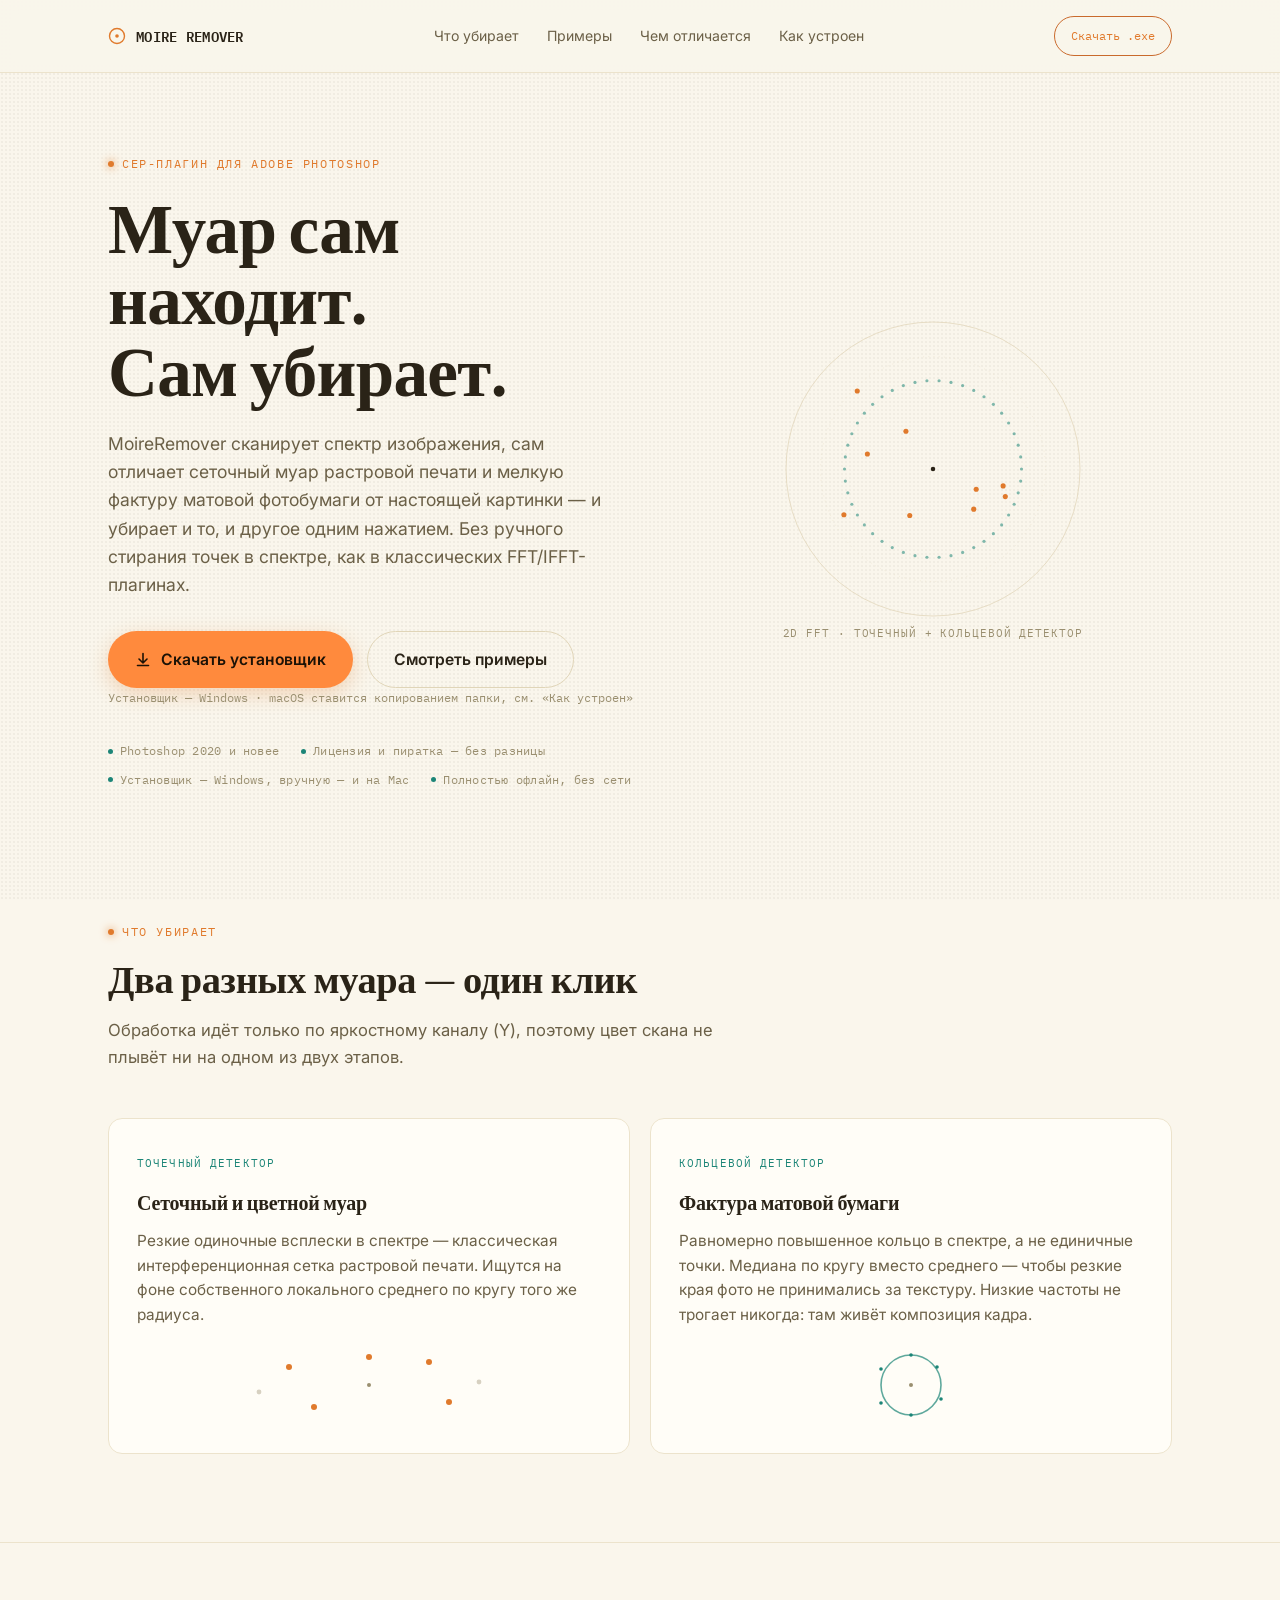
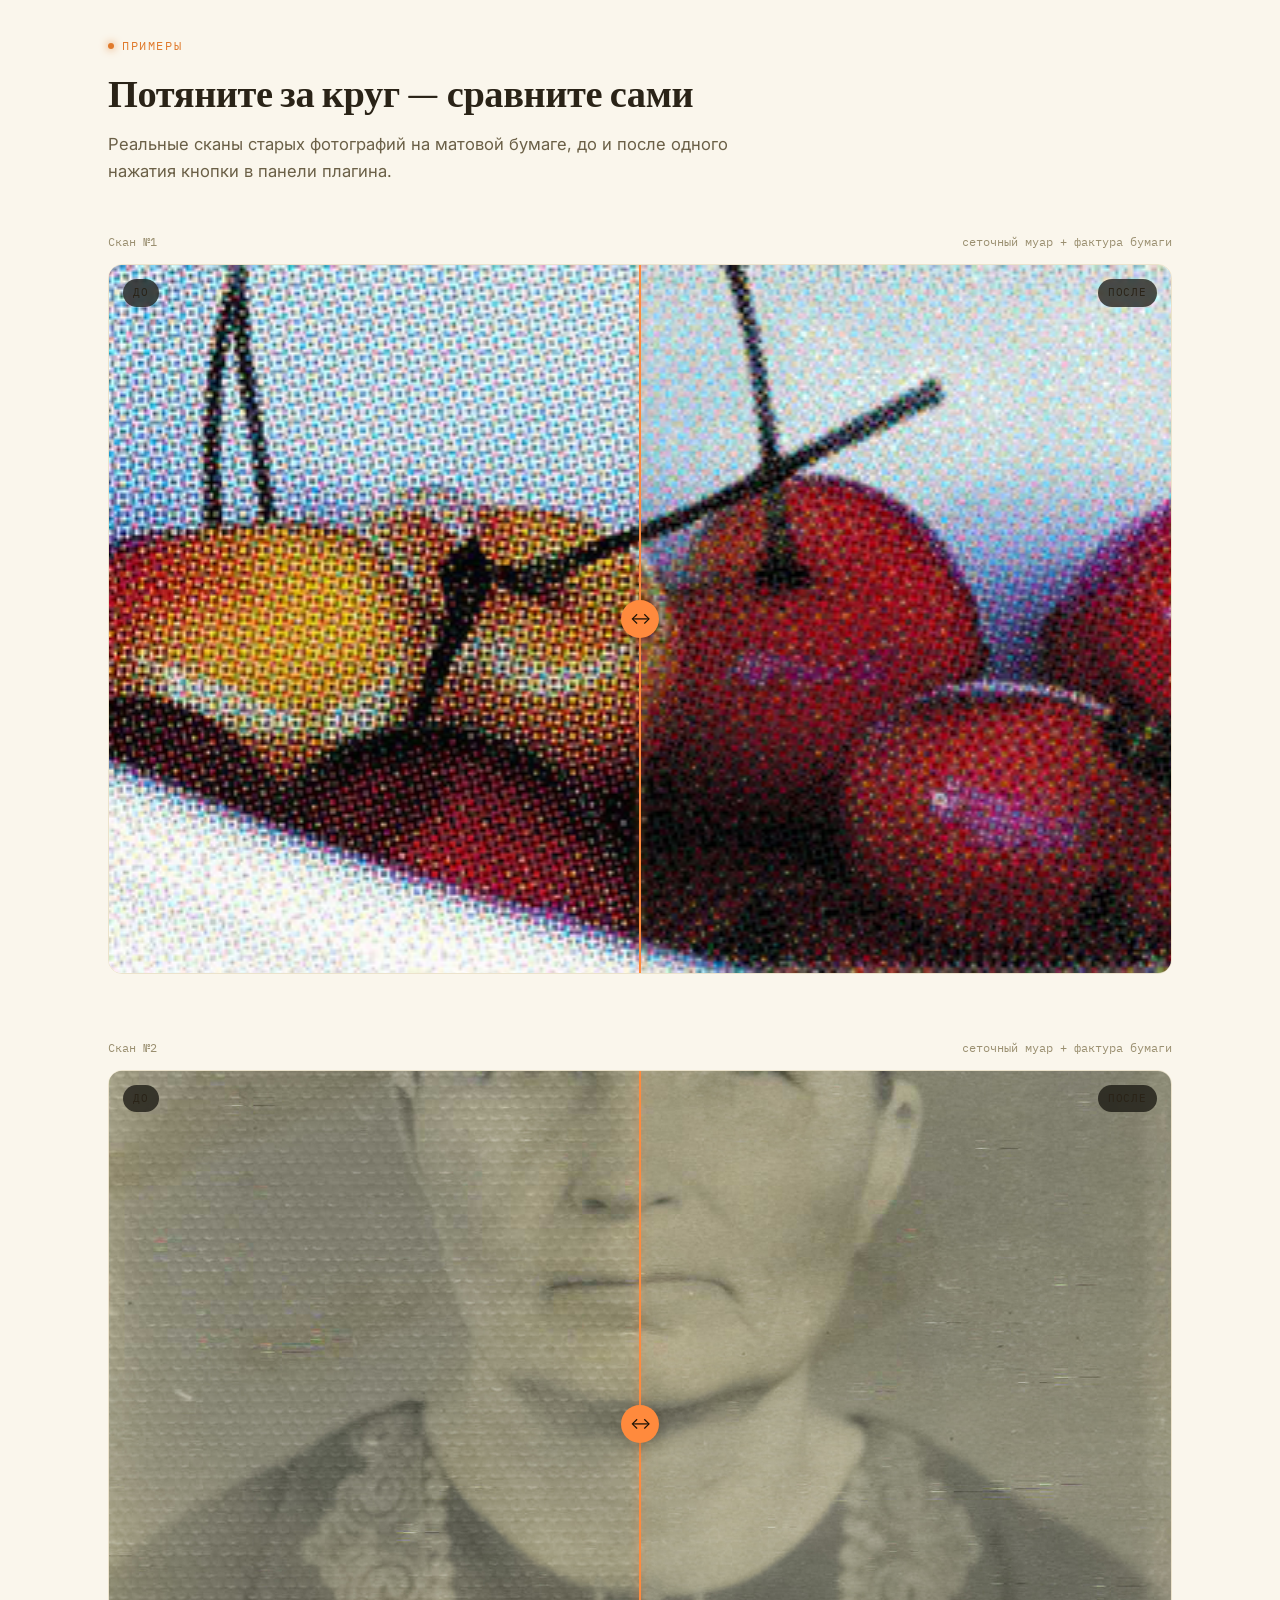
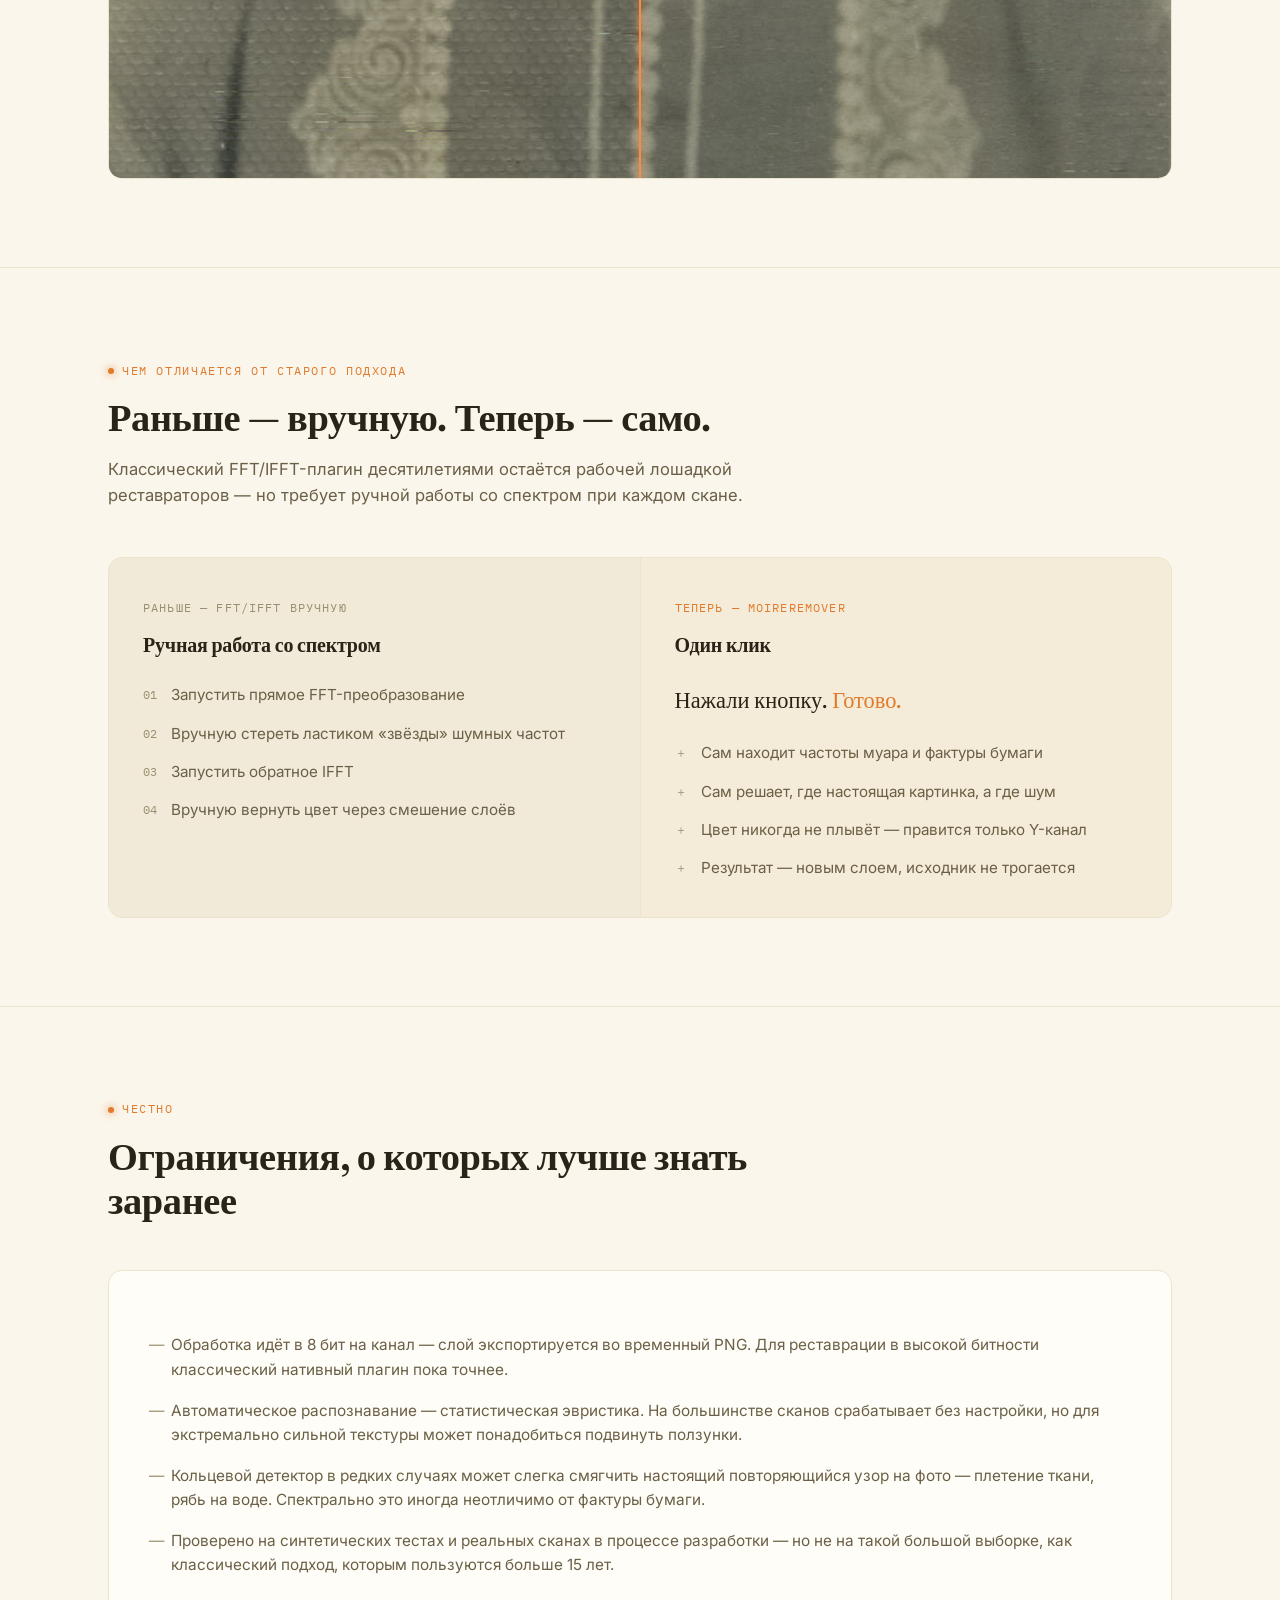
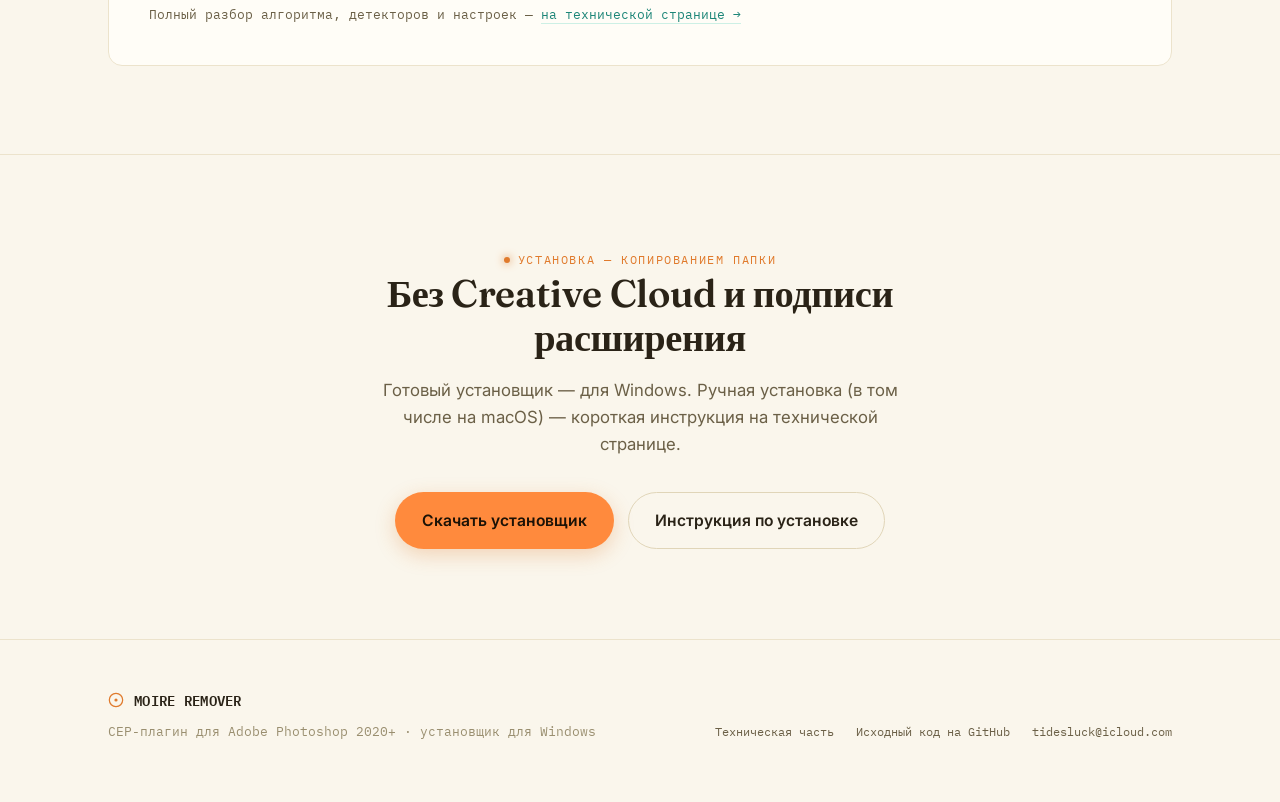
<file: index.html>
<!DOCTYPE html>
<html lang="ru">
<head>
<meta name="google-site-verification" content="pNAXgAXlYu5qDllqDVfK1qjOPmd6Jwfdh2osPGioV2M" />
<meta charset="UTF-8">
<meta name="viewport" content="width=device-width, initial-scale=1.0">
<title>MoireRemover — автоматическое удаление муара в Photoshop</title>
<meta name="description" content="CEP-плагин для Adobe Photoshop, который одним нажатием убирает точечный муар растровой печати и фактуру матовой фотобумаги со сканов. Полностью автоматически.">
<link rel="canonical" href="https://t1desluck.github.io/MoireRemover/">
<meta name="theme-color" content="#faf6ec">
<meta name="author" content="T1desLuck">
<link rel="icon" type="image/svg+xml" href="favicon.svg">

<!-- Open Graph -->
<meta property="og:type" content="website">
<meta property="og:locale" content="ru_RU">
<meta property="og:url" content="https://t1desluck.github.io/MoireRemover/">
<meta property="og:site_name" content="MoireRemover">
<meta property="og:title" content="MoireRemover — автоматическое удаление муара в Photoshop">
<meta property="og:description" content="CEP-плагин для Adobe Photoshop: одним нажатием убирает точечный муар растровой печати и фактуру матовой фотобумаги со сканов. Без ручной работы со спектром.">
<meta property="og:image" content="https://t1desluck.github.io/MoireRemover/og-image.png">
<meta property="og:image:width" content="1200">
<meta property="og:image:height" content="630">

<!-- Twitter Card -->
<meta name="twitter:card" content="summary_large_image">
<meta name="twitter:title" content="MoireRemover — автоматическое удаление муара в Photoshop">
<meta name="twitter:description" content="CEP-плагин для Adobe Photoshop, который одним нажатием убирает муар и фактуру бумаги со сканов старых фотографий.">
<meta name="twitter:image" content="https://t1desluck.github.io/MoireRemover/og-image.png">

<link rel="preconnect" href="https://fonts.googleapis.com">
<link rel="preconnect" href="https://fonts.gstatic.com" crossorigin>
<link href="https://fonts.googleapis.com/css2?family=Fraunces:opsz,wght@9..144,380..620&family=Inter:wght@400;500;600;700&family=IBM+Plex+Mono:wght@400;500;600&display=swap" rel="stylesheet">
<link rel="stylesheet" href="style.css">
<script type="application/ld+json">
{
  "@context": "https://schema.org",
  "@type": "SoftwareApplication",
  "name": "MoireRemover",
  "alternateName": "Moire Remover (Auto)",
  "applicationCategory": "DesignApplication",
  "applicationSubCategory": "Adobe Photoshop Plugin",
  "operatingSystem": "Windows, macOS",
  "description": "CEP-плагин для Adobe Photoshop, который автоматически убирает точечный муар растровой печати и фактуру матовой фотобумаги со сканов старых фотографий с помощью 2D FFT и адаптивных детекторов частот.",
  "url": "https://t1desluck.github.io/MoireRemover/",
  "downloadUrl": "https://raw.githubusercontent.com/T1desLuck/MoireRemover/main/MoireRemover_Setup.exe",
  "softwareVersion": "1.0",
  "image": "https://t1desluck.github.io/MoireRemover/og-image.png",
  "offers": {
    "@type": "Offer",
    "price": "0",
    "priceCurrency": "USD"
  },
  "author": {
    "@type": "Person",
    "name": "T1desLuck"
  }
}
</script>
</head>
<body>

<nav class="nav">
  <div class="wrap">
    <a href="#" class="nav-logo">
      <span class="dot-mark">
        <svg width="18" height="18" viewBox="0 0 18 18"><circle cx="9" cy="9" r="7.5" fill="none" stroke="var(--amber)" stroke-width="1.4"/><circle cx="9" cy="9" r="1.8" fill="var(--amber)"/></svg>
      </span>
      MOIRE&nbsp;REMOVER
    </a>
    <ul class="nav-links">
      <li><a href="#capabilities">Что убирает</a></li>
      <li><a href="#gallery">Примеры</a></li>
      <li><a href="#compare-old">Чем отличается</a></li>
      <li><a href="tech.html">Как устроен</a></li>
    </ul>
    <a class="nav-cta" data-download href="#" download>Скачать .exe</a>
  </div>
</nav>

<header class="hero">
  <div class="wrap hero-grid">
    <div>
      <span class="eyebrow">CEP-плагин для Adobe Photoshop</span>
      <h1>Муар сам находит.<br>Сам&nbsp;убирает.</h1>
      <p class="hero-sub">
        MoireRemover сканирует спектр изображения, сам отличает сеточный
        муар растровой печати и мелкую фактуру матовой фотобумаги от
        настоящей картинки — и убирает и то, и другое одним нажатием.
        Без ручного стирания точек в спектре, как в классических
        FFT/IFFT-плагинах.
      </p>
      <div class="btn-row">
        <a class="btn btn-primary" data-download href="#" download>
          <svg width="16" height="16" viewBox="0 0 16 16" fill="none"><path d="M8 1.5V11M8 11L4 7M8 11L12 7" stroke="currentColor" stroke-width="1.6" stroke-linecap="round" stroke-linejoin="round"/><path d="M2.5 13.5H13.5" stroke="currentColor" stroke-width="1.6" stroke-linecap="round"/></svg>
          Скачать установщик
        </a>
        <a class="btn btn-ghost" href="#gallery">Смотреть примеры</a>
      </div>
      <p class="btn-note">Установщик — Windows · macOS ставится копированием папки, см. «Как устроен»</p>

      <div class="badge-strip">
        <span>Photoshop 2020 и новее</span>
        <span>Лицензия и пиратка — без разницы</span>
        <span>Установщик — Windows, вручную — и на Mac</span>
        <span>Полностью офлайн, без сети</span>
      </div>
    </div>

    <div class="spectrum" aria-hidden="true">
      <svg viewBox="0 0 400 400" class="spec-ring">
        <circle cx="200" cy="200" r="196" fill="none" stroke="var(--line)" stroke-width="1"/>
        <circle cx="200" cy="200" r="150" fill="none" stroke="var(--line-soft)" stroke-width="1" stroke-dasharray="1 6"/>
        <g class="spec-noise">
<circle cx="318.0" cy="200.0" r="2.1" fill="var(--cyan)" fill-opacity="0.55"/>
<circle cx="316.9" cy="216.1" r="2.1" fill="var(--cyan)" fill-opacity="0.55"/>
<circle cx="313.6" cy="231.8" r="2.1" fill="var(--cyan)" fill-opacity="0.55"/>
<circle cx="308.2" cy="247.0" r="2.1" fill="var(--cyan)" fill-opacity="0.55"/>
<circle cx="300.8" cy="261.3" r="2.1" fill="var(--cyan)" fill-opacity="0.55"/>
<circle cx="291.5" cy="274.5" r="2.1" fill="var(--cyan)" fill-opacity="0.55"/>
<circle cx="280.5" cy="286.2" r="2.1" fill="var(--cyan)" fill-opacity="0.55"/>
<circle cx="268.0" cy="296.4" r="2.1" fill="var(--cyan)" fill-opacity="0.55"/>
<circle cx="254.3" cy="304.8" r="2.1" fill="var(--cyan)" fill-opacity="0.55"/>
<circle cx="239.5" cy="311.2" r="2.1" fill="var(--cyan)" fill-opacity="0.55"/>
<circle cx="224.0" cy="315.5" r="2.1" fill="var(--cyan)" fill-opacity="0.55"/>
<circle cx="208.1" cy="317.7" r="2.1" fill="var(--cyan)" fill-opacity="0.55"/>
<circle cx="191.9" cy="317.7" r="2.1" fill="var(--cyan)" fill-opacity="0.55"/>
<circle cx="176.0" cy="315.5" r="2.1" fill="var(--cyan)" fill-opacity="0.55"/>
<circle cx="160.5" cy="311.2" r="2.1" fill="var(--cyan)" fill-opacity="0.55"/>
<circle cx="145.7" cy="304.8" r="2.1" fill="var(--cyan)" fill-opacity="0.55"/>
<circle cx="132.0" cy="296.4" r="2.1" fill="var(--cyan)" fill-opacity="0.55"/>
<circle cx="119.5" cy="286.2" r="2.1" fill="var(--cyan)" fill-opacity="0.55"/>
<circle cx="108.5" cy="274.5" r="2.1" fill="var(--cyan)" fill-opacity="0.55"/>
<circle cx="99.2" cy="261.3" r="2.1" fill="var(--cyan)" fill-opacity="0.55"/>
<circle cx="91.8" cy="247.0" r="2.1" fill="var(--cyan)" fill-opacity="0.55"/>
<circle cx="86.4" cy="231.8" r="2.1" fill="var(--cyan)" fill-opacity="0.55"/>
<circle cx="83.1" cy="216.1" r="2.1" fill="var(--cyan)" fill-opacity="0.55"/>
<circle cx="82.0" cy="200.0" r="2.1" fill="var(--cyan)" fill-opacity="0.55"/>
<circle cx="83.1" cy="183.9" r="2.1" fill="var(--cyan)" fill-opacity="0.55"/>
<circle cx="86.4" cy="168.2" r="2.1" fill="var(--cyan)" fill-opacity="0.55"/>
<circle cx="91.8" cy="153.0" r="2.1" fill="var(--cyan)" fill-opacity="0.55"/>
<circle cx="99.2" cy="138.7" r="2.1" fill="var(--cyan)" fill-opacity="0.55"/>
<circle cx="108.5" cy="125.5" r="2.1" fill="var(--cyan)" fill-opacity="0.55"/>
<circle cx="119.5" cy="113.8" r="2.1" fill="var(--cyan)" fill-opacity="0.55"/>
<circle cx="132.0" cy="103.6" r="2.1" fill="var(--cyan)" fill-opacity="0.55"/>
<circle cx="145.7" cy="95.2" r="2.1" fill="var(--cyan)" fill-opacity="0.55"/>
<circle cx="160.5" cy="88.8" r="2.1" fill="var(--cyan)" fill-opacity="0.55"/>
<circle cx="176.0" cy="84.5" r="2.1" fill="var(--cyan)" fill-opacity="0.55"/>
<circle cx="191.9" cy="82.3" r="2.1" fill="var(--cyan)" fill-opacity="0.55"/>
<circle cx="208.1" cy="82.3" r="2.1" fill="var(--cyan)" fill-opacity="0.55"/>
<circle cx="224.0" cy="84.5" r="2.1" fill="var(--cyan)" fill-opacity="0.55"/>
<circle cx="239.5" cy="88.8" r="2.1" fill="var(--cyan)" fill-opacity="0.55"/>
<circle cx="254.3" cy="95.2" r="2.1" fill="var(--cyan)" fill-opacity="0.55"/>
<circle cx="268.0" cy="103.6" r="2.1" fill="var(--cyan)" fill-opacity="0.55"/>
<circle cx="280.5" cy="113.8" r="2.1" fill="var(--cyan)" fill-opacity="0.55"/>
<circle cx="291.5" cy="125.5" r="2.1" fill="var(--cyan)" fill-opacity="0.55"/>
<circle cx="300.8" cy="138.7" r="2.1" fill="var(--cyan)" fill-opacity="0.55"/>
<circle cx="308.2" cy="153.0" r="2.1" fill="var(--cyan)" fill-opacity="0.55"/>
<circle cx="313.6" cy="168.2" r="2.1" fill="var(--cyan)" fill-opacity="0.55"/>
<circle cx="316.9" cy="183.9" r="2.1" fill="var(--cyan)" fill-opacity="0.55"/>
        </g>
        <g class="spec-noise">
<circle cx="169.0" cy="262.0" r="3.4" fill="var(--amber)"/>
<circle cx="163.9" cy="149.7" r="3.4" fill="var(--amber)"/>
<circle cx="112.5" cy="179.9" r="3.4" fill="var(--amber)"/>
<circle cx="296.4" cy="236.8" r="3.4" fill="var(--amber)"/>
<circle cx="293.5" cy="222.5" r="3.4" fill="var(--amber)"/>
<circle cx="257.6" cy="227.0" r="3.4" fill="var(--amber)"/>
<circle cx="81.2" cy="261.0" r="3.4" fill="var(--amber)"/>
<circle cx="254.3" cy="253.5" r="3.4" fill="var(--amber)"/>
<circle cx="99.0" cy="95.9" r="3.4" fill="var(--amber)"/>
        </g>
        <circle cx="200" cy="200" r="3" fill="var(--ink)"/>
      </svg>
      <span class="spectrum-caption">2D FFT · точечный + кольцевой детектор</span>
    </div>
  </div>
</header>

<main>

  <section id="capabilities">
    <div class="wrap">
      <div class="section-head reveal">
        <span class="eyebrow">Что убирает</span>
        <h2>Два разных муара — один клик</h2>
        <p>Обработка идёт только по яркостному каналу (Y), поэтому цвет
          скана не плывёт ни на одном из двух этапов.</p>
      </div>
      <div class="cap-grid">
        <div class="cap-card reveal">
          <span class="tag">Точечный детектор</span>
          <h3>Сеточный и цветной муар</h3>
          <p>Резкие одиночные всплески в спектре — классическая
            интерференционная сетка растровой печати. Ищутся на фоне
            собственного локального среднего по кругу того же радиуса.</p>
          <div class="mini-spec">
            <svg viewBox="0 0 300 76"><circle cx="150" cy="38" r="2" fill="var(--ink-faint)"/>
              <circle cx="70" cy="20" r="3" fill="var(--amber)"/>
              <circle cx="230" cy="55" r="3" fill="var(--amber)"/>
              <circle cx="210" cy="15" r="3" fill="var(--amber)"/>
              <circle cx="95" cy="60" r="3" fill="var(--amber)"/>
              <circle cx="150" cy="10" r="3" fill="var(--amber)"/>
              <circle cx="40" cy="45" r="2.4" fill="var(--ink-faint)" fill-opacity="0.4"/>
              <circle cx="260" cy="35" r="2.4" fill="var(--ink-faint)" fill-opacity="0.4"/>
            </svg>
          </div>
        </div>
        <div class="cap-card reveal">
          <span class="tag">Кольцевой детектор</span>
          <h3>Фактура матовой бумаги</h3>
          <p>Равномерно повышенное кольцо в спектре, а не единичные
            точки. Медиана по кругу вместо среднего — чтобы резкие края
            фото не принимались за текстуру. Низкие частоты не трогает
            никогда: там живёт композиция кадра.</p>
          <div class="mini-spec">
            <svg viewBox="0 0 300 76"><circle cx="150" cy="38" r="30" fill="none" stroke="var(--cyan)" stroke-width="1.6" stroke-opacity="0.7"/>
              <circle cx="150" cy="38" r="2" fill="var(--ink-faint)"/>
              <circle cx="150" cy="8" r="1.8" fill="var(--cyan)"/>
              <circle cx="176" cy="20" r="1.8" fill="var(--cyan)"/>
              <circle cx="180" cy="52" r="1.8" fill="var(--cyan)"/>
              <circle cx="150" cy="68" r="1.8" fill="var(--cyan)"/>
              <circle cx="120" cy="56" r="1.8" fill="var(--cyan)"/>
              <circle cx="120" cy="22" r="1.8" fill="var(--cyan)"/>
            </svg>
          </div>
        </div>
      </div>
    </div>
  </section>

  <hr class="divider">

  <section id="gallery">
    <div class="wrap">
      <div class="section-head reveal">
        <span class="eyebrow">Примеры</span>
        <h2>Потяните за круг — сравните сами</h2>
        <p>Реальные сканы старых фотографий на матовой бумаге, до и после
          одного нажатия кнопки в панели плагина.</p>
      </div>

      <div class="compare-block reveal">
        <div class="compare-label"><span>Скан №1</span><span>сеточный муар + фактура бумаги</span></div>
        <div class="compare">
          <img class="img-after" src="image/2.jpg" alt="После обработки MoireRemover">
          <img class="img-before" src="image/1.jpg" alt="Исходный скан с муаром">
          <span class="compare-tag before">До</span>
          <span class="compare-tag after">После</span>
          <div class="compare-handle"></div>
          <input class="compare-range" type="range" min="0" max="100" value="50" aria-label="Сравнить до и после">
        </div>
      </div>

      <div class="compare-block reveal">
        <div class="compare-label"><span>Скан №2</span><span>сеточный муар + фактура бумаги</span></div>
        <div class="compare">
          <img class="img-after" src="image/4.jpg" alt="После обработки MoireRemover">
          <img class="img-before" src="image/3.jpg" alt="Исходный скан с муаром">
          <span class="compare-tag before">До</span>
          <span class="compare-tag after">После</span>
          <div class="compare-handle"></div>
          <input class="compare-range" type="range" min="0" max="100" value="50" aria-label="Сравнить до и после">
        </div>
      </div>
    </div>
  </section>

  <hr class="divider">

  <section id="compare-old">
    <div class="wrap">
      <div class="section-head reveal">
        <span class="eyebrow">Чем отличается от старого подхода</span>
        <h2>Раньше — вручную. Теперь — само.</h2>
        <p>Классический FFT/IFFT-плагин десятилетиями остаётся рабочей
          лошадкой реставраторов — но требует ручной работы со спектром
          при каждом скане.</p>
      </div>

      <div class="split reveal">
        <div class="split-col">
          <span class="tag">Раньше — FFT/IFFT вручную</span>
          <h3>Ручная работа со спектром</h3>
          <ul class="step-list">
            <li><span class="n">01</span> Запустить прямое FFT-преобразование</li>
            <li><span class="n">02</span> Вручную стереть ластиком «звёзды» шумных частот</li>
            <li><span class="n">03</span> Запустить обратное IFFT</li>
            <li><span class="n">04</span> Вручную вернуть цвет через смешение слоёв</li>
          </ul>
        </div>
        <div class="split-col is-new">
          <span class="tag">Теперь — MoireRemover</span>
          <h3>Один клик</h3>
          <p class="one-step">Нажали кнопку. <span>Готово.</span></p>
          <ul class="step-list">
            <li><span class="n">＋</span> Сам находит частоты муара и фактуры бумаги</li>
            <li><span class="n">＋</span> Сам решает, где настоящая картинка, а где шум</li>
            <li><span class="n">＋</span> Цвет никогда не плывёт — правится только Y-канал</li>
            <li><span class="n">＋</span> Результат — новым слоем, исходник не трогается</li>
          </ul>
        </div>
      </div>
    </div>
  </section>

  <hr class="divider">

  <section id="limits">
    <div class="wrap">
      <div class="section-head reveal">
        <span class="eyebrow">Честно</span>
        <h2>Ограничения, о которых лучше знать заранее</h2>
      </div>
      <div class="limits reveal">
        <ul>
          <li>Обработка идёт в 8 бит на канал — слой экспортируется во временный PNG. Для реставрации в высокой битности классический нативный плагин пока точнее.</li>
          <li>Автоматическое распознавание — статистическая эвристика. На большинстве сканов срабатывает без настройки, но для экстремально сильной текстуры может понадобиться подвинуть ползунки.</li>
          <li>Кольцевой детектор в редких случаях может слегка смягчить настоящий повторяющийся узор на фото — плетение ткани, рябь на воде. Спектрально это иногда неотличимо от фактуры бумаги.</li>
          <li>Проверено на синтетических тестах и реальных сканах в процессе разработки — но не на такой большой выборке, как классический подход, которым пользуются больше 15 лет.</li>
        </ul>
        <p class="limits-more">Полный разбор алгоритма, детекторов и настроек — <a href="tech.html">на технической странице →</a></p>
      </div>
    </div>
  </section>

</main>

<section class="cta-band">
  <div class="wrap">
    <span class="eyebrow">Установка — копированием папки</span>
    <h2 class="reveal">Без Creative Cloud и подписи расширения</h2>
    <p class="reveal">Готовый установщик — для Windows. Ручная установка
      (в том числе на macOS) — короткая инструкция на технической странице.</p>
    <div class="btn-row reveal">
      <a class="btn btn-primary" data-download href="#" download>Скачать установщик</a>
      <a class="btn btn-ghost" href="tech.html#install">Инструкция по установке</a>
    </div>
  </div>
</section>

<footer>
  <div class="wrap footer-grid">
    <div>
      <div class="nav-logo" style="margin-bottom:10px;">
        <svg width="16" height="16" viewBox="0 0 18 18"><circle cx="9" cy="9" r="7.5" fill="none" stroke="var(--amber)" stroke-width="1.4"/><circle cx="9" cy="9" r="1.8" fill="var(--amber)"/></svg>
        MOIRE&nbsp;REMOVER
      </div>
      <p class="footer-mark">CEP-плагин для Adobe Photoshop 2020+ · установщик для Windows</p>
    </div>
    <ul class="footer-links">
      <li><a href="tech.html">Техническая часть</a></li>
      <li><a data-repo href="#">Исходный код на GitHub</a></li>
      <li><a href="mailto:tidesluck@icloud.com">tidesluck@icloud.com</a></li>
    </ul>
  </div>
</footer>

<script src="script.js"></script>
</body>
</html>
</file>
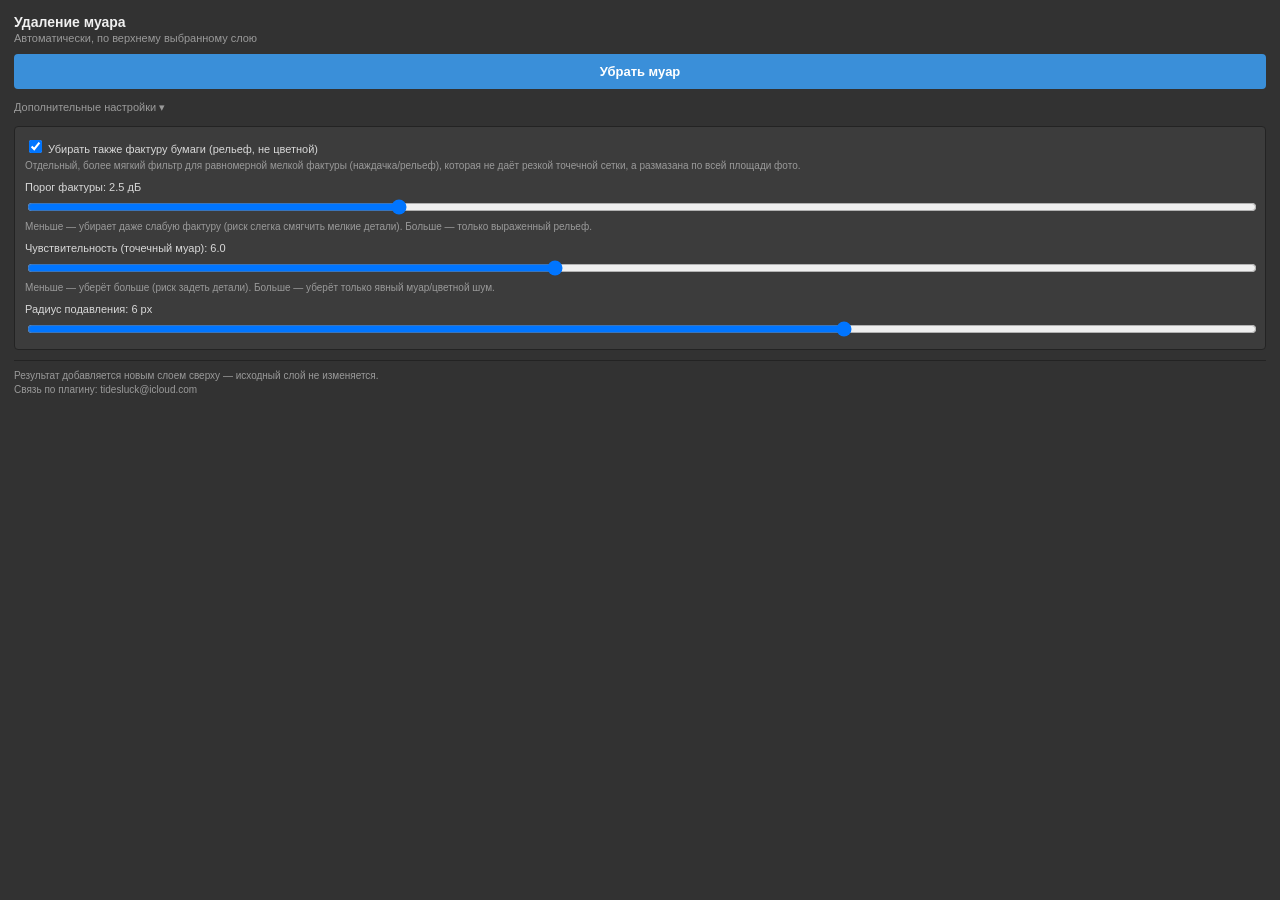
<file: client/index.html>
<!DOCTYPE html>
<html lang="ru">
<head>
<meta charset="UTF-8" />
<title>Moire Remover</title>
<link rel="stylesheet" href="style.css" />
</head>
<body>
  <div class="panel">
    <div class="header">
      <div class="title">Удаление муара</div>
      <div class="subtitle">Автоматически, по верхнему выбранному слою</div>
    </div>

    <button id="runBtn" class="run-btn">
      <span class="run-btn-label">Убрать муар</span>
    </button>

    <div id="progressWrap" class="progress-wrap hidden">
      <div class="progress-track">
        <div id="progressBar" class="progress-bar"></div>
      </div>
      <div id="progressLabel" class="progress-label">Готово к работе</div>
    </div>

    <div id="errorBox" class="error-box hidden"></div>
    <div id="successBox" class="success-box hidden"></div>

    <button id="advancedToggle" class="advanced-toggle">Дополнительные настройки ▾</button>
    <div id="advancedPanel" class="advanced-panel hidden">
      <label class="field checkbox-field">
        <span><input type="checkbox" id="ringEnabled" checked /> Убирать также фактуру бумаги (рельеф, не цветной)</span>
        <span class="hint">Отдельный, более мягкий фильтр для равномерной мелкой фактуры (наждачка/рельеф), которая не даёт резкой точечной сетки, а размазана по всей площади фото.</span>
      </label>
      <label class="field">
        <span>Порог фактуры: <span id="ringVal">2.5</span> дБ</span>
        <input id="ringSlider" type="range" min="1" max="6" step="0.5" value="2.5" />
        <span class="hint">Меньше — убирает даже слабую фактуру (риск слегка смягчить мелкие детали). Больше — только выраженный рельеф.</span>
      </label>
      <label class="field">
        <span>Чувствительность (точечный муар): <span id="sensVal">6.0</span></span>
        <input id="sensSlider" type="range" min="3" max="10" step="0.5" value="6" />
        <span class="hint">Меньше — уберёт больше (риск задеть детали). Больше — уберёт только явный муар/цветной шум.</span>
      </label>
      <label class="field">
        <span>Радиус подавления: <span id="notchVal">6</span> px</span>
        <input id="notchSlider" type="range" min="2" max="8" step="1" value="6" />
      </label>
    </div>

    <div class="footer-note">
      Результат добавляется новым слоем сверху — исходный слой не изменяется.<br />
      Связь по плагину: tidesluck@icloud.com
    </div>
  </div>

  <script src="fft.js"></script>
  <script src="moire.js"></script>
  <script src="index.js"></script>
</body>
</html>
</file>
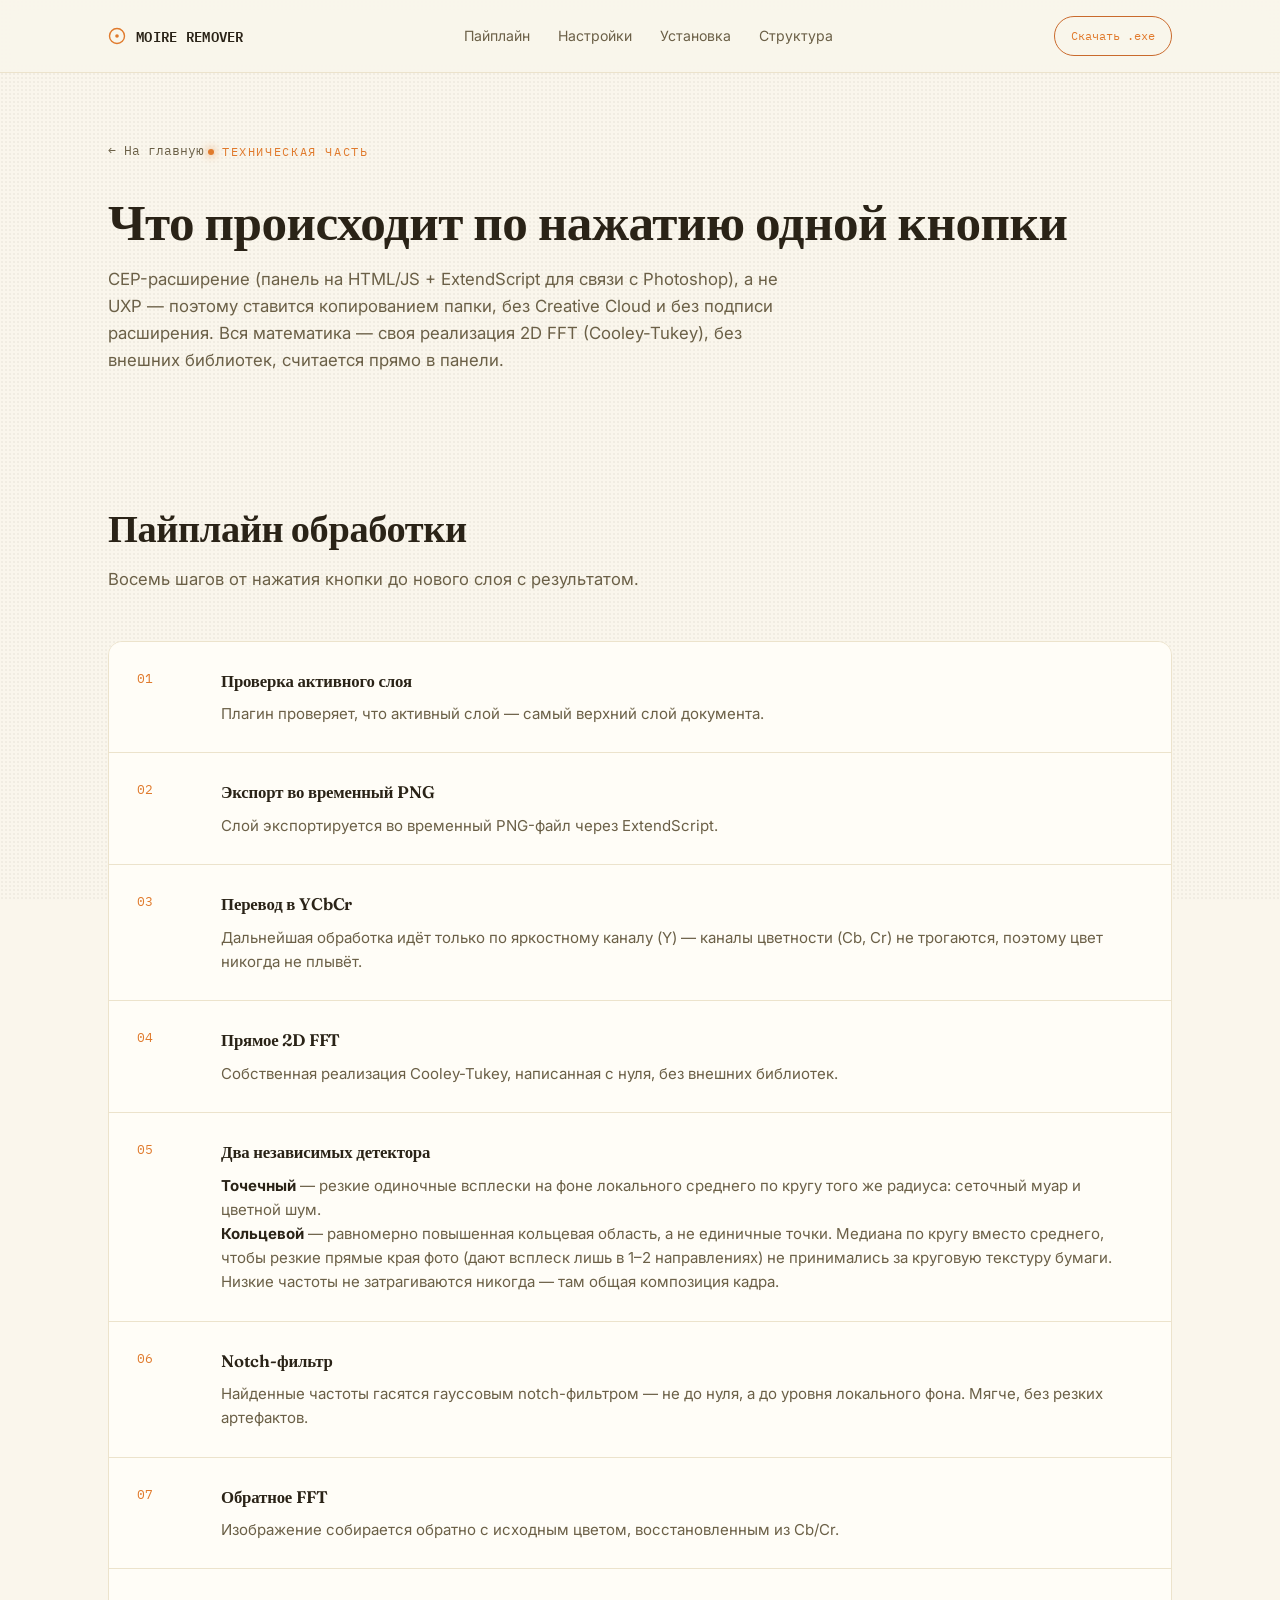
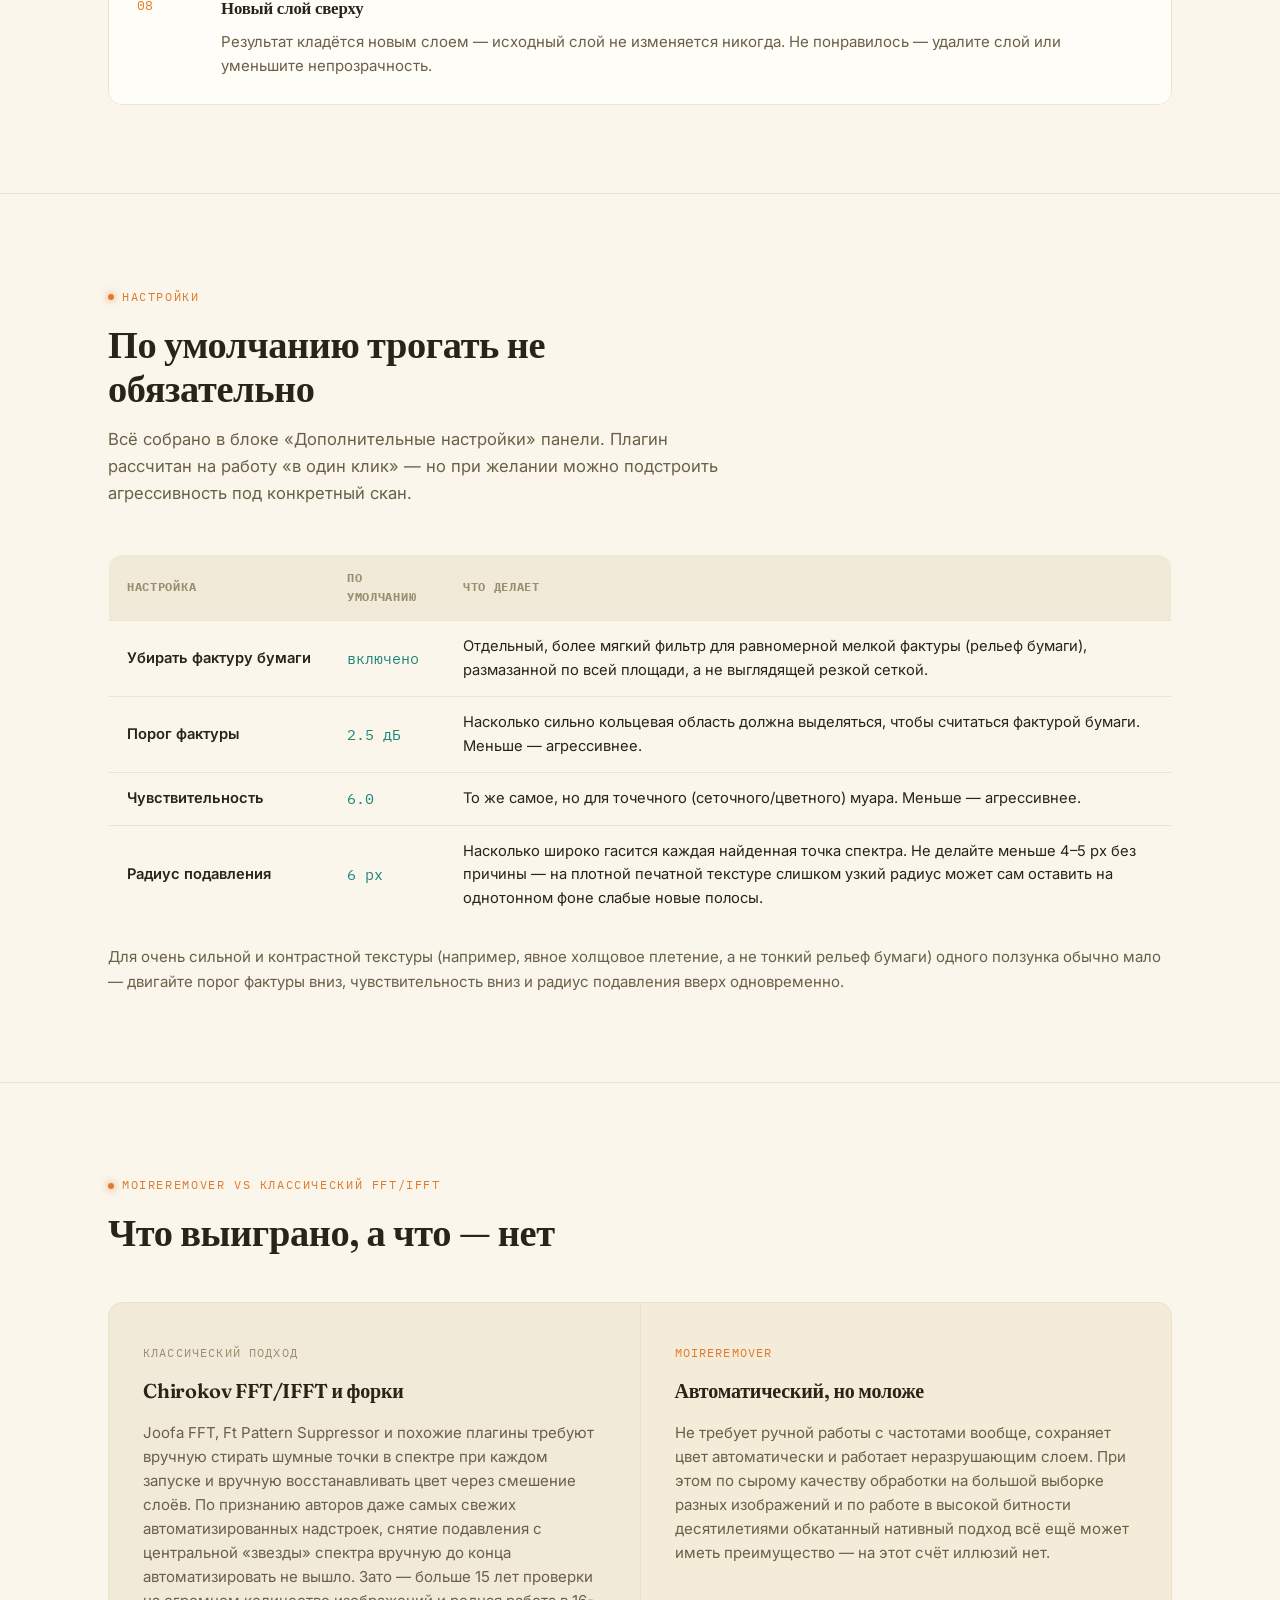
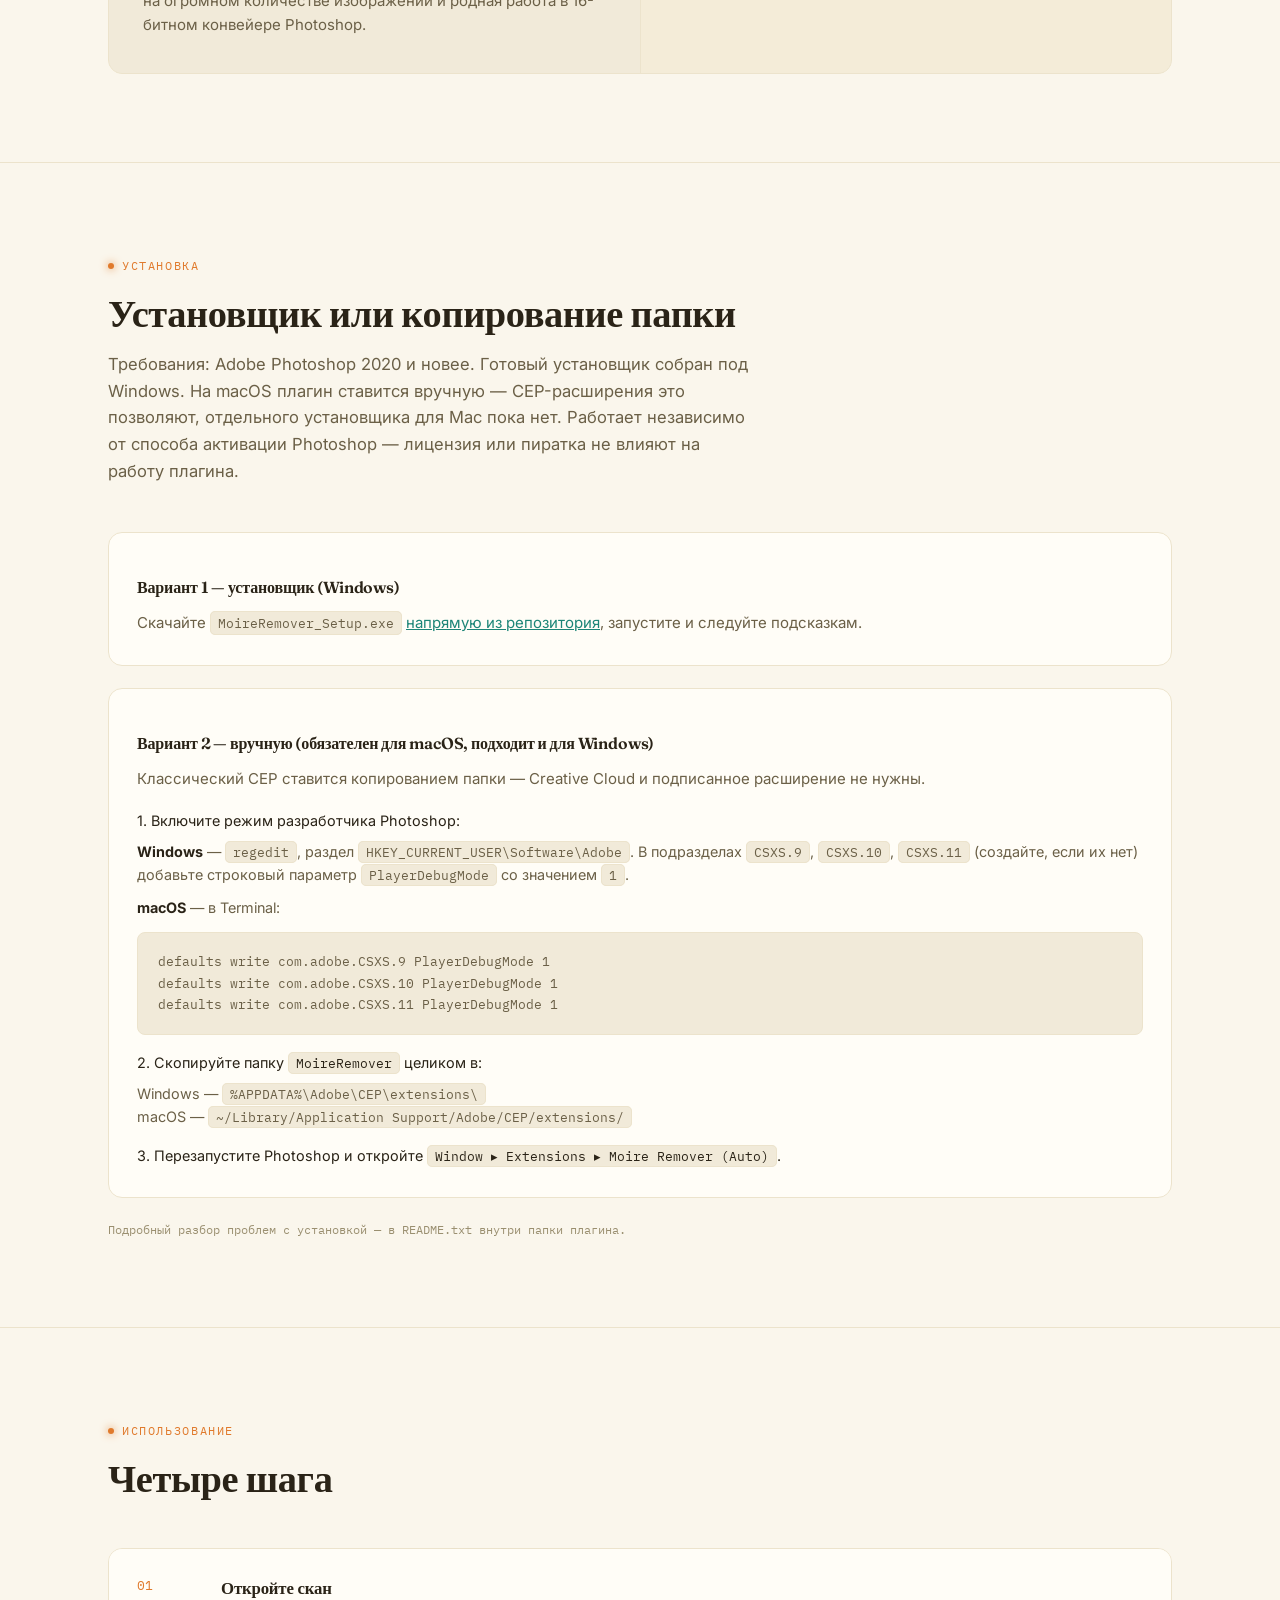
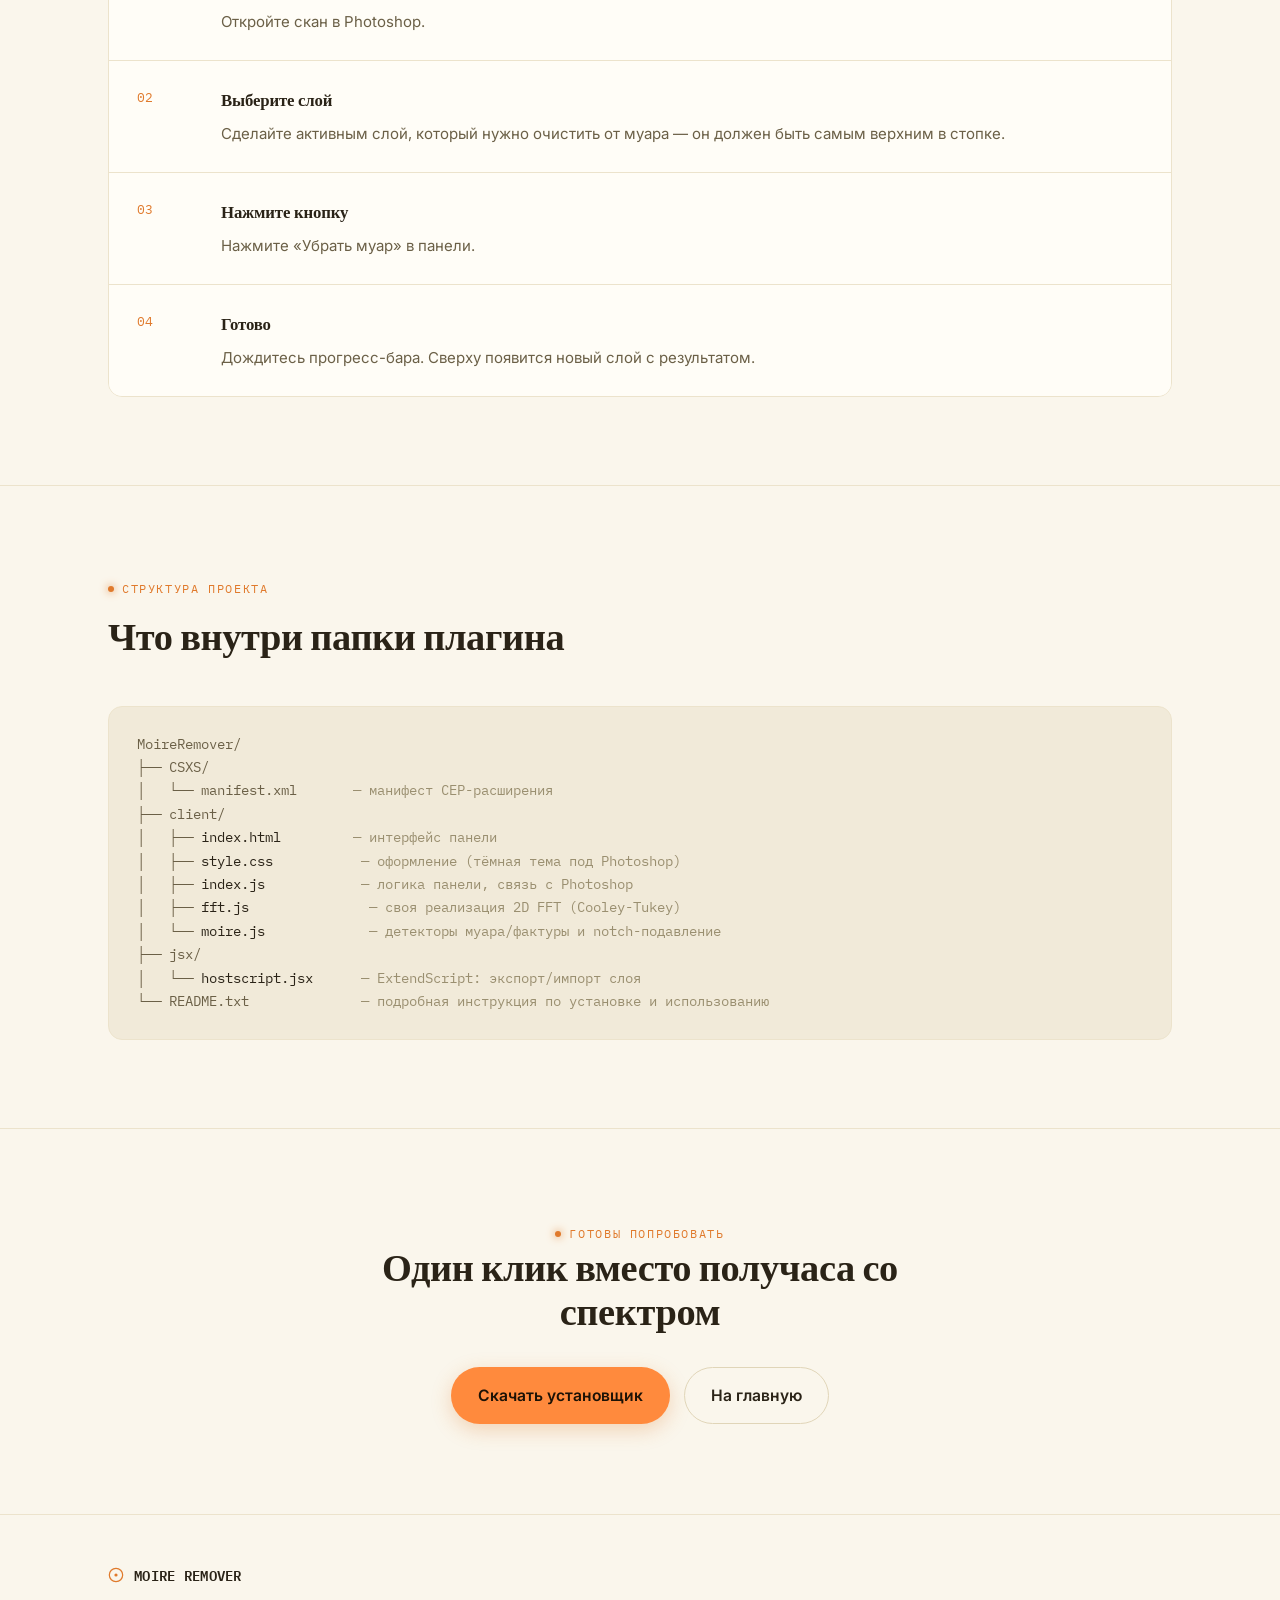
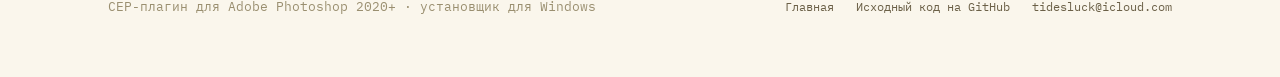
<file: tech.html>
<!DOCTYPE html>
<html lang="ru">
<head>
<meta charset="UTF-8">
<meta name="viewport" content="width=device-width, initial-scale=1.0">
<title>Как устроен MoireRemover — техническая часть</title>
<meta name="description" content="Архитектура CEP-плагина MoireRemover: 2D FFT, точечный и кольцевой детекторы муара, notch-фильтр, настройки и установка.">
<link rel="canonical" href="https://t1desluck.github.io/MoireRemover/tech.html">
<meta name="theme-color" content="#faf6ec">
<meta name="author" content="T1desLuck">
<link rel="icon" type="image/svg+xml" href="favicon.svg">

<!-- Open Graph -->
<meta property="og:type" content="article">
<meta property="og:locale" content="ru_RU">
<meta property="og:url" content="https://t1desluck.github.io/MoireRemover/tech.html">
<meta property="og:site_name" content="MoireRemover">
<meta property="og:title" content="Как устроен MoireRemover — техническая часть">
<meta property="og:description" content="Пайплайн обработки, детекторы муара, настройки чувствительности и инструкция по установке CEP-плагина для Photoshop.">
<meta property="og:image" content="https://t1desluck.github.io/MoireRemover/og-image.png">
<meta property="og:image:width" content="1200">
<meta property="og:image:height" content="630">

<!-- Twitter Card -->
<meta name="twitter:card" content="summary_large_image">
<meta name="twitter:title" content="Как устроен MoireRemover — техническая часть">
<meta name="twitter:description" content="2D FFT, точечный и кольцевой детекторы муара, notch-фильтр — разбор алгоритма и инструкция по установке.">
<meta name="twitter:image" content="https://t1desluck.github.io/MoireRemover/og-image.png">

<link rel="preconnect" href="https://fonts.googleapis.com">
<link rel="preconnect" href="https://fonts.gstatic.com" crossorigin>
<link href="https://fonts.googleapis.com/css2?family=Fraunces:opsz,wght@9..144,380..620&family=Inter:wght@400;500;600;700&family=IBM+Plex+Mono:wght@400;500;600&display=swap" rel="stylesheet">
<link rel="stylesheet" href="style.css">
</head>
<body>

<nav class="nav">
  <div class="wrap">
    <a href="index.html" class="nav-logo">
      <span class="dot-mark">
        <svg width="18" height="18" viewBox="0 0 18 18"><circle cx="9" cy="9" r="7.5" fill="none" stroke="var(--amber)" stroke-width="1.4"/><circle cx="9" cy="9" r="1.8" fill="var(--amber)"/></svg>
      </span>
      MOIRE&nbsp;REMOVER
    </a>
    <ul class="nav-links">
      <li><a href="#pipeline">Пайплайн</a></li>
      <li><a href="#settings">Настройки</a></li>
      <li><a href="#install">Установка</a></li>
      <li><a href="#structure">Структура</a></li>
    </ul>
    <a class="nav-cta" data-download href="#" download>Скачать .exe</a>
  </div>
</nav>

<header class="tech-hero">
  <div class="wrap">
    <a class="back-link" href="index.html">← На главную</a>
    <span class="eyebrow">Техническая часть</span>
    <h1>Что происходит по нажатию одной кнопки</h1>
    <p>CEP-расширение (панель на HTML/JS + ExtendScript для связи с
      Photoshop), а не UXP — поэтому ставится копированием папки, без
      Creative Cloud и без подписи расширения. Вся математика — своя
      реализация 2D FFT (Cooley-Tukey), без внешних библиотек, считается
      прямо в панели.</p>
  </div>
</header>

<main>
  <section id="pipeline">
    <div class="wrap">
      <div class="section-head reveal">
        <h2>Пайплайн обработки</h2>
        <p>Восемь шагов от нажатия кнопки до нового слоя с результатом.</p>
      </div>
      <div class="flow reveal">
        <div class="flow-step">
          <div class="num"></div>
          <div>
            <h3>Проверка активного слоя</h3>
            <p>Плагин проверяет, что активный слой — самый верхний слой документа.</p>
          </div>
        </div>
        <div class="flow-step">
          <div class="num"></div>
          <div>
            <h3>Экспорт во временный PNG</h3>
            <p>Слой экспортируется во временный PNG-файл через ExtendScript.</p>
          </div>
        </div>
        <div class="flow-step">
          <div class="num"></div>
          <div>
            <h3>Перевод в YCbCr</h3>
            <p>Дальнейшая обработка идёт только по яркостному каналу (Y) —
              каналы цветности (Cb, Cr) не трогаются, поэтому цвет никогда не плывёт.</p>
          </div>
        </div>
        <div class="flow-step">
          <div class="num"></div>
          <div>
            <h3>Прямое 2D FFT</h3>
            <p>Собственная реализация Cooley-Tukey, написанная с нуля, без внешних библиотек.</p>
          </div>
        </div>
        <div class="flow-step">
          <div class="num"></div>
          <div>
            <h3>Два независимых детектора</h3>
            <p><b style="color:var(--ink)">Точечный</b> — резкие одиночные всплески на фоне
              локального среднего по кругу того же радиуса: сеточный муар и цветной шум.<br>
              <b style="color:var(--ink)">Кольцевой</b> — равномерно повышенная кольцевая
              область, а не единичные точки. Медиана по кругу вместо среднего, чтобы
              резкие прямые края фото (дают всплеск лишь в 1–2 направлениях) не принимались
              за круговую текстуру бумаги. Низкие частоты не затрагиваются никогда — там
              общая композиция кадра.</p>
          </div>
        </div>
        <div class="flow-step">
          <div class="num"></div>
          <div>
            <h3>Notch-фильтр</h3>
            <p>Найденные частоты гасятся гауссовым notch-фильтром — не до нуля, а до уровня
              локального фона. Мягче, без резких артефактов.</p>
          </div>
        </div>
        <div class="flow-step">
          <div class="num"></div>
          <div>
            <h3>Обратное FFT</h3>
            <p>Изображение собирается обратно с исходным цветом, восстановленным из Cb/Cr.</p>
          </div>
        </div>
        <div class="flow-step">
          <div class="num"></div>
          <div>
            <h3>Новый слой сверху</h3>
            <p>Результат кладётся новым слоем — исходный слой не изменяется никогда.
              Не понравилось — удалите слой или уменьшите непрозрачность.</p>
          </div>
        </div>
      </div>
    </div>
  </section>

  <hr class="divider">

  <section id="settings">
    <div class="wrap">
      <div class="section-head reveal">
        <span class="eyebrow">Настройки</span>
        <h2>По умолчанию трогать не обязательно</h2>
        <p>Всё собрано в блоке «Дополнительные настройки» панели. Плагин
          рассчитан на работу «в один клик» — но при желании можно
          подстроить агрессивность под конкретный скан.</p>
      </div>
      <table class="spec-table reveal">
        <thead>
          <tr><th>Настройка</th><th>По умолчанию</th><th>Что делает</th></tr>
        </thead>
        <tbody>
          <tr>
            <td>Убирать фактуру бумаги</td>
            <td class="mono">включено</td>
            <td>Отдельный, более мягкий фильтр для равномерной мелкой фактуры (рельеф
              бумаги), размазанной по всей площади, а не выглядящей резкой сеткой.</td>
          </tr>
          <tr>
            <td>Порог фактуры</td>
            <td class="mono">2.5 дБ</td>
            <td>Насколько сильно кольцевая область должна выделяться, чтобы считаться
              фактурой бумаги. Меньше — агрессивнее.</td>
          </tr>
          <tr>
            <td>Чувствительность</td>
            <td class="mono">6.0</td>
            <td>То же самое, но для точечного (сеточного/цветного) муара. Меньше — агрессивнее.</td>
          </tr>
          <tr>
            <td>Радиус подавления</td>
            <td class="mono">6 px</td>
            <td>Насколько широко гасится каждая найденная точка спектра. Не делайте
              меньше 4–5 px без причины — на плотной печатной текстуре слишком узкий
              радиус может сам оставить на однотонном фоне слабые новые полосы.</td>
          </tr>
        </tbody>
      </table>
      <p class="reveal" style="margin-top:20px; font-size:0.94rem;">
        Для очень сильной и контрастной текстуры (например, явное холщовое плетение,
        а не тонкий рельеф бумаги) одного ползунка обычно мало — двигайте порог
        фактуры вниз, чувствительность вниз и радиус подавления вверх одновременно.
      </p>
    </div>
  </section>

  <hr class="divider">

  <section id="vs-classic">
    <div class="wrap">
      <div class="section-head reveal">
        <span class="eyebrow">MoireRemover vs классический FFT/IFFT</span>
        <h2>Что выиграно, а что — нет</h2>
      </div>
      <div class="split reveal">
        <div class="split-col">
          <span class="tag">Классический подход</span>
          <h3>Chirokov FFT/IFFT и форки</h3>
          <p style="margin-top:14px; font-size:0.94rem;">Joofa FFT, Ft Pattern Suppressor и
            похожие плагины требуют вручную стирать шумные точки в спектре при каждом
            запуске и вручную восстанавливать цвет через смешение слоёв. По признанию
            авторов даже самых свежих автоматизированных надстроек, снятие подавления
            с центральной «звезды» спектра вручную до конца автоматизировать не вышло.
            Зато — больше 15 лет проверки на огромном количестве изображений и родная
            работа в 16-битном конвейере Photoshop.</p>
        </div>
        <div class="split-col is-new">
          <span class="tag">MoireRemover</span>
          <h3>Автоматический, но моложе</h3>
          <p style="margin-top:14px; font-size:0.94rem;">Не требует ручной работы с
            частотами вообще, сохраняет цвет автоматически и работает неразрушающим
            слоем. При этом по сырому качеству обработки на большой выборке разных
            изображений и по работе в высокой битности десятилетиями обкатанный
            нативный подход всё ещё может иметь преимущество — на этот счёт иллюзий нет.</p>
        </div>
      </div>
    </div>
  </section>

  <hr class="divider">

  <section id="install">
    <div class="wrap">
      <div class="section-head reveal">
        <span class="eyebrow">Установка</span>
        <h2>Установщик или копирование папки</h2>
        <p>Требования: Adobe Photoshop 2020 и новее. Готовый установщик
          собран под Windows. На macOS плагин ставится вручную —
          CEP-расширения это позволяют, отдельного установщика для Mac
          пока нет. Работает независимо от способа активации Photoshop —
          лицензия или пиратка не влияют на работу плагина.</p>
      </div>

      <div class="install-steps reveal">
        <div class="cap-card">
          <h3>Вариант 1 — установщик (Windows)</h3>
          <p style="margin-top:10px; font-size:0.94rem;">Скачайте
            <span class="inline-code">MoireRemover_Setup.exe</span>
            <a data-download href="#" style="color:var(--cyan)">напрямую из репозитория</a>,
            запустите и следуйте подсказкам.</p>
        </div>

        <div class="cap-card">
          <h3>Вариант 2 — вручную (обязателен для macOS, подходит и для Windows)</h3>
          <p style="margin-top:10px; font-size:0.94rem;">Классический CEP ставится
            копированием папки — Creative Cloud и подписанное расширение не нужны.</p>

          <p style="margin-top:18px; font-size:0.9rem; color:var(--ink);">1. Включите режим разработчика Photoshop:</p>
          <p style="margin-top:8px; font-size:0.9rem;"><b style="color:var(--ink);">Windows</b> —
            <span class="inline-code">regedit</span>, раздел
            <span class="inline-code">HKEY_CURRENT_USER\Software\Adobe</span>. В подразделах
            <span class="inline-code">CSXS.9</span>, <span class="inline-code">CSXS.10</span>,
            <span class="inline-code">CSXS.11</span> (создайте, если их нет) добавьте
            строковый параметр <span class="inline-code">PlayerDebugMode</span> со значением
            <span class="inline-code">1</span>.</p>
          <p style="margin-top:10px; font-size:0.9rem;"><b style="color:var(--ink);">macOS</b> — в Terminal:</p>
<pre>defaults write com.adobe.CSXS.9 PlayerDebugMode 1
defaults write com.adobe.CSXS.10 PlayerDebugMode 1
defaults write com.adobe.CSXS.11 PlayerDebugMode 1</pre>

          <p style="margin-top:16px; font-size:0.9rem; color:var(--ink);">2. Скопируйте папку
            <span class="inline-code">MoireRemover</span> целиком в:</p>
          <p style="margin-top:8px; font-size:0.9rem;">Windows —
            <span class="inline-code">%APPDATA%\Adobe\CEP\extensions\</span><br>
            macOS —
            <span class="inline-code">~/Library/Application Support/Adobe/CEP/extensions/</span></p>

          <p style="margin-top:16px; font-size:0.9rem; color:var(--ink);">3. Перезапустите Photoshop
            и откройте <span class="inline-code">Window ▸ Extensions ▸ Moire Remover (Auto)</span>.</p>
        </div>

        <p class="btn-note">Подробный разбор проблем с установкой — в README.txt внутри папки плагина.</p>
      </div>
    </div>
  </section>

  <hr class="divider">

  <section id="usage">
    <div class="wrap">
      <div class="section-head reveal">
        <span class="eyebrow">Использование</span>
        <h2>Четыре шага</h2>
      </div>
      <div class="flow reveal">
        <div class="flow-step"><div class="num"></div><div><h3>Откройте скан</h3><p>Откройте скан в Photoshop.</p></div></div>
        <div class="flow-step"><div class="num"></div><div><h3>Выберите слой</h3><p>Сделайте активным слой, который нужно очистить от муара — он должен быть самым верхним в стопке.</p></div></div>
        <div class="flow-step"><div class="num"></div><div><h3>Нажмите кнопку</h3><p>Нажмите «Убрать муар» в панели.</p></div></div>
        <div class="flow-step"><div class="num"></div><div><h3>Готово</h3><p>Дождитесь прогресс-бара. Сверху появится новый слой с результатом.</p></div></div>
      </div>
    </div>
  </section>

  <hr class="divider">

  <section id="structure">
    <div class="wrap">
      <div class="section-head reveal">
        <span class="eyebrow">Структура проекта</span>
        <h2>Что внутри папки плагина</h2>
      </div>
      <div class="tree reveal">MoireRemover/
├── CSXS/
│   └── manifest.xml       <span class="cmt">— манифест CEP-расширения</span>
├── client/
│   ├── <span class="path">index.html</span>         <span class="cmt">— интерфейс панели</span>
│   ├── <span class="path">style.css</span>           <span class="cmt">— оформление (тёмная тема под Photoshop)</span>
│   ├── <span class="path">index.js</span>            <span class="cmt">— логика панели, связь с Photoshop</span>
│   ├── <span class="path">fft.js</span>               <span class="cmt">— своя реализация 2D FFT (Cooley-Tukey)</span>
│   └── <span class="path">moire.js</span>             <span class="cmt">— детекторы муара/фактуры и notch-подавление</span>
├── jsx/
│   └── <span class="path">hostscript.jsx</span>      <span class="cmt">— ExtendScript: экспорт/импорт слоя</span>
└── README.txt              <span class="cmt">— подробная инструкция по установке и использованию</span></div>
    </div>
  </section>
</main>

<section class="cta-band">
  <div class="wrap">
    <span class="eyebrow">Готовы попробовать</span>
    <h2 class="reveal">Один клик вместо получаса со спектром</h2>
    <div class="btn-row reveal">
      <a class="btn btn-primary" data-download href="#" download>Скачать установщик</a>
      <a class="btn btn-ghost" href="index.html">На главную</a>
    </div>
  </div>
</section>

<footer>
  <div class="wrap footer-grid">
    <div>
      <div class="nav-logo" style="margin-bottom:10px;">
        <svg width="16" height="16" viewBox="0 0 18 18"><circle cx="9" cy="9" r="7.5" fill="none" stroke="var(--amber)" stroke-width="1.4"/><circle cx="9" cy="9" r="1.8" fill="var(--amber)"/></svg>
        MOIRE&nbsp;REMOVER
      </div>
      <p class="footer-mark">CEP-плагин для Adobe Photoshop 2020+ · установщик для Windows</p>
    </div>
    <ul class="footer-links">
      <li><a href="index.html">Главная</a></li>
      <li><a data-repo href="#">Исходный код на GitHub</a></li>
      <li><a href="mailto:tidesluck@icloud.com">tidesluck@icloud.com</a></li>
    </ul>
  </div>
</footer>

<script src="script.js"></script>
</body>
</html>
</file>
<file: style.css>
/* ============================================================
   MoireRemover — design tokens
   ============================================================ */
:root{
  --bg:        #faf6ec;
  --bg-soft:   #f1ead9;
  --card:      #fffdf7;
  --card-2:    #f4ecd8;
  --line:      #e0d5b8;
  --line-soft: #ece3cc;

  --ink:       #2a2317;
  --ink-dim:   #6b6047;
  --ink-faint: #9a8f70;

  --amber:     #e07a2c;
  --amber-dim: #c96a2c;
  --amber-bg:  #ff8a3d;
  --cyan:      #1c8577;

  --serif:  "Fraunces", "Georgia", serif;
  --sans:   "Inter", -apple-system, "Segoe UI", sans-serif;
  --mono:   "IBM Plex Mono", "SFMono-Regular", Menlo, monospace;

  --radius: 14px;
  --radius-sm: 8px;

  --wrap: 1120px;
}

*, *::before, *::after{ box-sizing: border-box; }

html{ scroll-behavior: smooth; }
@media (prefers-reduced-motion: reduce){
  html{ scroll-behavior: auto; }
  *, *::before, *::after{
    animation-duration: 0.001ms !important;
    animation-iteration-count: 1 !important;
    transition-duration: 0.001ms !important;
    scroll-behavior: auto !important;
  }
}

body{
  margin: 0;
  background: var(--bg);
  color: var(--ink);
  font-family: var(--sans);
  font-size: 16px;
  line-height: 1.6;
  -webkit-font-smoothing: antialiased;
  position: relative;
}

/* faint halftone grain across the whole page — a quiet nod to the
   scanned-paper texture the plugin itself removes */
body::before{
  content: "";
  position: fixed;
  inset: 0;
  pointer-events: none;
  z-index: 0;
  background-image: radial-gradient(rgba(42,35,23,0.045) 1px, transparent 1px);
  background-size: 4px 4px;
  mix-blend-mode: multiply;
}

img{ max-width: 100%; display: block; }
a{ color: inherit; }

.wrap{
  max-width: var(--wrap);
  margin: 0 auto;
  padding: 0 28px;
  position: relative;
  z-index: 1;
}

/* ---------- type ---------- */
h1, h2, h3{
  font-family: var(--serif);
  font-weight: 600;
  letter-spacing: -0.01em;
  margin: 0;
  color: var(--ink);
}
h1{ font-size: clamp(2.6rem, 5.4vw, 4.6rem); line-height: 1.04; font-weight: 560; }
h2{ font-size: clamp(1.7rem, 3vw, 2.5rem); line-height: 1.15; }
h3{ font-size: 1.25rem; font-weight: 620; }

p{ margin: 0; color: var(--ink-dim); }

.eyebrow{
  font-family: var(--mono);
  font-size: 0.72rem;
  letter-spacing: 0.14em;
  text-transform: uppercase;
  color: var(--amber);
  display: inline-flex;
  align-items: center;
  gap: 8px;
}
.eyebrow::before{
  content: "";
  width: 6px; height: 6px;
  background: var(--amber);
  border-radius: 50%;
  display: inline-block;
  box-shadow: 0 0 8px var(--amber);
}

/* ---------- nav ---------- */
.nav{
  position: sticky; top: 0; z-index: 40;
  background: rgba(250,246,236,0.86);
  backdrop-filter: blur(10px);
  border-bottom: 1px solid var(--line-soft);
}
.nav .wrap{
  display: flex; align-items: center; justify-content: space-between;
  padding-top: 16px; padding-bottom: 16px;
}
.nav-logo{
  font-family: var(--mono);
  font-size: 0.9rem;
  letter-spacing: 0.02em;
  font-weight: 600;
  display: flex; align-items: center; gap: 10px;
  text-decoration: none;
}
.nav-logo .dot-mark{ display:flex; }
.nav-links{
  display: flex; gap: 28px; align-items: center;
  font-size: 0.88rem; color: var(--ink-dim);
  list-style: none; margin: 0; padding: 0;
}
.nav-links a{ text-decoration: none; color: var(--ink-dim); transition: color .2s; }
.nav-links a:hover, .nav-links a:focus-visible{ color: var(--amber); }
.nav-cta{
  font-family: var(--mono);
  font-size: 0.78rem;
  padding: 9px 16px;
  border: 1px solid var(--amber-dim);
  border-radius: 100px;
  color: var(--amber) !important;
  text-decoration: none;
  transition: background .2s, color .2s;
  white-space: nowrap;
}
.nav-cta:hover, .nav-cta:focus-visible{ background: var(--amber-bg); color: #1c1206 !important; border-color: var(--amber-bg); }

/* ---------- buttons ---------- */
.btn{
  display: inline-flex; align-items: center; gap: 10px;
  font-family: var(--sans);
  font-weight: 600;
  font-size: 0.98rem;
  padding: 15px 26px;
  border-radius: 100px;
  text-decoration: none;
  border: 1px solid transparent;
  cursor: pointer;
  transition: transform .15s ease, background .2s, border-color .2s, color .2s;
}
.btn:active{ transform: translateY(1px); }
.btn-primary{
  background: var(--amber-bg);
  color: #1c1206;
  box-shadow: 0 6px 20px rgba(224,122,44,0.28);
}
.btn-primary:hover, .btn-primary:focus-visible{ background: #ff9a52; }
.btn-primary svg{ flex: none; }
.btn-ghost{
  background: transparent;
  border-color: var(--line);
  color: var(--ink);
}
.btn-ghost:hover, .btn-ghost:focus-visible{ border-color: var(--ink-dim); }

.btn-row{ display: flex; gap: 14px; flex-wrap: wrap; align-items: center; }
.btn-note{
  font-family: var(--mono);
  font-size: 0.76rem;
  color: var(--ink-faint);
}

/* ---------- hero ---------- */
.hero{
  padding: 76px 0 40px;
  position: relative;
  overflow: hidden;
}
.hero-grid{
  display: grid;
  grid-template-columns: 1.05fr 0.95fr;
  gap: 56px;
  align-items: center;
}
.hero h1{ margin-top: 18px; }
.hero-sub{
  margin-top: 22px;
  font-size: 1.1rem;
  max-width: 46ch;
  color: var(--ink-dim);
}
.hero .btn-row{ margin-top: 32px; }

.badge-strip{
  margin-top: 34px;
  display: flex; flex-wrap: wrap; gap: 10px 22px;
  font-family: var(--mono);
  font-size: 0.74rem;
  color: var(--ink-faint);
  letter-spacing: 0.02em;
}
.badge-strip span{ display: flex; align-items: center; gap: 7px; }
.badge-strip span::before{
  content: "";
  width: 5px; height: 5px;
  border-radius: 50%;
  background: var(--cyan);
  flex: none;
}

/* ---------- spectrum signature visual ---------- */
.spectrum{
  position: relative;
  aspect-ratio: 1 / 1;
  max-width: 460px;
  margin: 0 auto;
  border-radius: 50%;
}
.spectrum svg{ width: 100%; height: 100%; display: block; }
.spectrum-caption{
  position: absolute;
  left: 50%; bottom: -6px;
  transform: translate(-50%, 100%);
  font-family: var(--mono);
  font-size: 0.7rem;
  color: var(--ink-faint);
  letter-spacing: 0.08em;
  text-transform: uppercase;
  white-space: nowrap;
}
.spec-ring{ animation: spin 60s linear infinite; transform-origin: 200px 200px; }
.spec-noise circle{ animation: flicker 3.2s ease-in-out infinite; }
.spec-noise circle:nth-child(odd){ animation-delay: -1.1s; }
.spec-noise circle:nth-child(3n){ animation-delay: -2s; }
@keyframes spin{ to{ transform: rotate(360deg); } }
@keyframes flicker{
  0%, 100%{ opacity: 0.85; }
  50%{ opacity: 0.15; }
}

/* ---------- sections ---------- */
section{ padding: 88px 0; position: relative; z-index: 1; }
.section-head{
  max-width: 640px;
  margin-bottom: 48px;
}
.section-head h2{ margin-top: 14px; }
.section-head p{ margin-top: 16px; font-size: 1.04rem; }

.divider{
  border: none;
  border-top: 1px solid var(--line-soft);
  margin: 0;
}

/* ---------- capability cards ---------- */
.cap-grid{
  display: grid;
  grid-template-columns: repeat(2, 1fr);
  gap: 20px;
}
.cap-card{
  background: var(--card);
  border: 1px solid var(--line-soft);
  border-radius: var(--radius);
  padding: 30px 28px;
}
.cap-card .tag{
  font-family: var(--mono);
  font-size: 0.7rem;
  letter-spacing: 0.1em;
  text-transform: uppercase;
  color: var(--cyan);
}
.cap-card h3{ margin-top: 12px; }
.cap-card p{ margin-top: 10px; font-size: 0.96rem; }
.cap-card .mini-spec{ margin-top: 20px; }

/* small inline spectrum icons inside cards */
.mini-spec svg{ width: 100%; height: 76px; display:block; }

/* ---------- compare slider ---------- */
.compare-block{ margin-bottom: 64px; }
.compare-block:last-child{ margin-bottom: 0; }
.compare-label{
  font-family: var(--mono);
  font-size: 0.78rem;
  color: var(--ink-faint);
  margin-bottom: 12px;
  display: flex;
  justify-content: space-between;
}
.compare{
  position: relative;
  border-radius: var(--radius);
  overflow: hidden;
  border: 1px solid var(--line-soft);
  aspect-ratio: 3 / 2;
  background: var(--card);
  touch-action: pan-y;
}
.compare img{
  position: absolute; inset: 0;
  width: 100%; height: 100%;
  object-fit: cover;
  user-select: none;
  -webkit-user-drag: none;
}
.compare .img-after{ z-index: 1; }
.compare .img-before{
  z-index: 2;
  clip-path: inset(0 50% 0 0);
}
.compare-tag{
  position: absolute; top: 14px;
  font-family: var(--mono);
  font-size: 0.68rem;
  letter-spacing: 0.08em;
  text-transform: uppercase;
  padding: 5px 10px;
  border-radius: 100px;
  background: rgba(19,17,12,0.72);
  color: var(--ink);
  z-index: 3;
  backdrop-filter: blur(4px);
}
.compare-tag.before{ left: 14px; }
.compare-tag.after{ right: 14px; }
.compare-handle{
  position: absolute; top: 0; bottom: 0;
  left: 50%;
  width: 0;
  z-index: 4;
  pointer-events: none;
}
.compare-handle::before{
  content: "";
  position: absolute; top: 0; bottom: 0; left: -1px;
  width: 2px;
  background: var(--amber-bg);
  box-shadow: 0 0 10px rgba(255,138,61,0.7);
}
.compare-handle::after{
  content: "↔";
  position: absolute; top: 50%; left: 50%;
  transform: translate(-50%, -50%);
  width: 38px; height: 38px;
  border-radius: 50%;
  background: var(--amber-bg);
  color: #1c1206;
  display: flex; align-items: center; justify-content: center;
  font-size: 1rem;
  box-shadow: 0 4px 16px rgba(42,35,23,0.28);
}
.compare-range{
  position: absolute; inset: 0;
  width: 100%; height: 100%;
  margin: 0;
  opacity: 0;
  cursor: ew-resize;
  z-index: 5;
  -webkit-appearance: none;
  appearance: none;
}

/* ---------- old vs new ---------- */
.split{
  display: grid;
  grid-template-columns: 1fr 1fr;
  gap: 1px;
  background: var(--line-soft);
  border: 1px solid var(--line-soft);
  border-radius: var(--radius);
  overflow: hidden;
}
.split-col{ background: var(--bg-soft); padding: 36px 34px; }
.split-col.is-new{ background: var(--card-2); }
.split-col .tag{
  font-family: var(--mono);
  font-size: 0.72rem;
  letter-spacing: 0.1em;
  text-transform: uppercase;
  color: var(--ink-faint);
}
.split-col.is-new .tag{ color: var(--amber); }
.split-col h3{ margin-top: 10px; }
.step-list{
  list-style: none; margin: 22px 0 0; padding: 0;
  display: flex; flex-direction: column; gap: 14px;
}
.step-list li{
  display: flex; gap: 14px;
  font-size: 0.95rem; color: var(--ink-dim);
}
.step-list .n{
  font-family: var(--mono);
  font-size: 0.78rem;
  color: var(--ink-faint);
  flex: none;
  padding-top: 2px;
}
.one-step{
  margin-top: 22px;
  font-family: var(--serif);
  font-size: 1.4rem;
  color: var(--ink);
}
.one-step span{ color: var(--amber); }

/* ---------- honesty / limits ---------- */
.limits{
  background: var(--card);
  border: 1px solid var(--line-soft);
  border-radius: var(--radius);
  padding: 40px 40px;
}
.limits ul{
  margin: 22px 0 0;
  padding: 0;
  list-style: none;
  display: flex; flex-direction: column; gap: 16px;
}
.limits li{
  padding-left: 22px;
  position: relative;
  font-size: 0.96rem;
  color: var(--ink-dim);
}
.limits li::before{
  content: "—";
  position: absolute; left: 0; color: var(--ink-faint);
}
.limits-more{
  margin-top: 26px;
  font-family: var(--mono);
  font-size: 0.84rem;
}
.limits-more a{ color: var(--cyan); text-decoration: none; border-bottom: 1px solid rgba(111,214,196,0.35); }
.limits-more a:hover{ border-color: var(--cyan); }

/* ---------- final cta ---------- */
.cta-band{
  border-top: 1px solid var(--line-soft);
  border-bottom: 1px solid var(--line-soft);
  padding: 90px 0;
  text-align: center;
}
.cta-band h2{ max-width: 22ch; margin: 0 auto; }
.cta-band p{ max-width: 50ch; margin: 18px auto 0; font-size: 1.05rem; }
.cta-band .btn-row{ justify-content: center; margin-top: 34px; }

/* ---------- footer ---------- */
footer{ padding: 48px 0 60px; }
.footer-grid{
  display: flex; justify-content: space-between; align-items: flex-end;
  flex-wrap: wrap; gap: 24px;
}
.footer-mark{
  font-family: var(--mono);
  font-size: 0.82rem;
  color: var(--ink-faint);
}
.footer-links{
  display: flex; gap: 22px;
  list-style: none; margin: 0; padding: 0;
  font-family: var(--mono);
  font-size: 0.78rem;
}
.footer-links a{ color: var(--ink-dim); text-decoration: none; }
.footer-links a:hover{ color: var(--amber); }

/* ---------- tech page extras ---------- */
.tech-hero{ padding: 64px 0 30px; }
.tech-hero h1{ font-size: clamp(2.2rem, 4vw, 3.2rem); margin-top: 14px; }
.tech-hero p{ margin-top: 18px; max-width: 62ch; font-size: 1.05rem; }

.flow{
  counter-reset: step;
  display: flex; flex-direction: column;
  border: 1px solid var(--line-soft);
  border-radius: var(--radius);
  overflow: hidden;
}
.flow-step{
  display: grid;
  grid-template-columns: 64px 1fr;
  gap: 20px;
  padding: 26px 28px;
  border-bottom: 1px solid var(--line-soft);
  background: var(--card);
}
.flow-step:last-child{ border-bottom: none; }
.flow-step .num{
  counter-increment: step;
  font-family: var(--mono);
  font-size: 0.82rem;
  color: var(--amber);
}
.flow-step .num::before{ content: counter(step, decimal-leading-zero); }
.flow-step h3{ font-size: 1.05rem; }
.flow-step p{ margin-top: 8px; font-size: 0.94rem; }

table.spec-table{
  width: 100%;
  border-collapse: collapse;
  font-size: 0.92rem;
  border: 1px solid var(--line-soft);
  border-radius: var(--radius);
  overflow: hidden;
}
.spec-table th, .spec-table td{
  text-align: left;
  padding: 14px 18px;
  border-bottom: 1px solid var(--line-soft);
}
.spec-table th{
  font-family: var(--mono);
  font-size: 0.72rem;
  letter-spacing: 0.06em;
  text-transform: uppercase;
  color: var(--ink-faint);
  background: var(--bg-soft);
}
.spec-table tr:last-child td{ border-bottom: none; }
.spec-table td:first-child{ color: var(--ink); font-weight: 600; white-space: nowrap; }
.spec-table td.mono{ font-family: var(--mono); color: var(--cyan); }

.tree{
  background: var(--bg-soft);
  border: 1px solid var(--line-soft);
  border-radius: var(--radius);
  padding: 26px 28px;
  font-family: var(--mono);
  font-size: 0.86rem;
  color: var(--ink-dim);
  white-space: pre;
  overflow-x: auto;
  line-height: 1.7;
}
.tree .path{ color: var(--ink); }
.tree .cmt{ color: var(--ink-faint); }

.install-steps{
  display: flex; flex-direction: column; gap: 22px;
}
.install-steps h3{ font-size: 1rem; }
code, .inline-code{
  font-family: var(--mono);
  font-size: 0.88em;
  background: var(--bg-soft);
  border: 1px solid var(--line-soft);
  border-radius: 5px;
  padding: 2px 7px;
}
pre{
  background: var(--bg-soft);
  border: 1px solid var(--line-soft);
  border-radius: var(--radius-sm);
  padding: 18px 20px;
  overflow-x: auto;
  font-family: var(--mono);
  font-size: 0.84rem;
  color: var(--ink-dim);
  line-height: 1.6;
}

.back-link{
  display: inline-flex; align-items: center; gap: 8px;
  font-family: var(--mono);
  font-size: 0.82rem;
  color: var(--ink-dim);
  text-decoration: none;
  margin-bottom: 20px;
}
.back-link:hover{ color: var(--amber); }

/* ---------- reveal ---------- */
.reveal{ opacity: 0; transform: translateY(14px); transition: opacity .6s ease, transform .6s ease; }
.reveal.is-visible{ opacity: 1; transform: translateY(0); }

/* ---------- responsive ---------- */
@media (max-width: 860px){
  .hero-grid{ grid-template-columns: 1fr; gap: 40px; }
  .hero{ padding-top: 52px; }
  .cap-grid{ grid-template-columns: 1fr; }
  .split{ grid-template-columns: 1fr; }
  .nav-links{ display: none; }
  section{ padding: 64px 0; }
  .flow-step{ grid-template-columns: 44px 1fr; padding: 20px; }
  .limits{ padding: 30px 24px; }
  .spectrum{ max-width: 320px; }
}

@media (max-width: 560px){
  .wrap{ padding: 0 18px; }
  .hero{ padding-top: 40px; padding-bottom: 24px; }
  .hero-grid{ gap: 32px; }
  section{ padding: 52px 0; }
  .nav .wrap{ padding-top: 13px; padding-bottom: 13px; }
  .nav-logo{ font-size: 0.78rem; }
  .nav-cta{ padding: 8px 12px; font-size: 0.7rem; }
  .btn{ width: 100%; justify-content: center; padding: 14px 20px; }
  .btn-row{ flex-direction: column; align-items: stretch; }
  .cta-band .btn-row{ align-items: stretch; }
  .spectrum{ max-width: 240px; }
  .spectrum-caption{ font-size: 0.6rem; white-space: normal; text-align: center; width: 90%; }
  .cap-card{ padding: 24px 20px; }
  .split-col{ padding: 28px 22px; }
  .compare{ aspect-ratio: 4 / 5; }
  .compare-tag{ font-size: 0.6rem; padding: 4px 8px; }
  .compare-handle::after{ width: 32px; height: 32px; font-size: 0.85rem; }
  table.spec-table{ display: block; overflow-x: auto; white-space: nowrap; }
  .flow-step{ grid-template-columns: 36px 1fr; gap: 14px; padding: 16px; }
  .tree{ font-size: 0.72rem; padding: 18px; }
  .footer-grid{ flex-direction: column; align-items: flex-start; }
  .cta-band{ padding: 60px 0; }
}
</file>
<file: client/style.css>
:root {
  --bg: #323232;
  --bg-raised: #3c3c3c;
  --border: #232323;
  --text: #d8d8d8;
  --text-dim: #9a9a9a;
  --accent: #3a8fd9;
  --accent-hover: #4a9be5;
  --error: #d9534f;
  --success: #4caf7d;
  --radius: 4px;
}

* { box-sizing: border-box; }

html, body {
  margin: 0;
  padding: 0;
  background: var(--bg);
  color: var(--text);
  font-family: "Segoe UI", "Myriad Pro", Helvetica, Arial, sans-serif;
  font-size: 12px;
}

.panel {
  padding: 14px;
  display: flex;
  flex-direction: column;
  gap: 10px;
}

.header .title {
  font-size: 14px;
  font-weight: 600;
  color: #f0f0f0;
}

.header .subtitle {
  font-size: 11px;
  color: var(--text-dim);
  margin-top: 2px;
}

.run-btn {
  background: var(--accent);
  color: white;
  border: none;
  border-radius: var(--radius);
  padding: 10px 14px;
  font-size: 13px;
  font-weight: 600;
  cursor: pointer;
  transition: background 0.15s ease;
}

.run-btn:hover:not(:disabled) { background: var(--accent-hover); }

.run-btn:disabled {
  background: #55606a;
  cursor: default;
  opacity: 0.8;
}

.progress-wrap { display: flex; flex-direction: column; gap: 6px; }

.progress-track {
  height: 6px;
  background: #262626;
  border-radius: 3px;
  overflow: hidden;
}

.progress-bar {
  height: 100%;
  width: 0%;
  background: var(--accent);
  transition: width 0.15s ease;
}

.progress-label {
  font-size: 11px;
  color: var(--text-dim);
}

.error-box {
  background: rgba(217, 83, 79, 0.12);
  border: 1px solid var(--error);
  color: #ff9d9a;
  padding: 8px 10px;
  border-radius: var(--radius);
  font-size: 11px;
  line-height: 1.4;
}

.success-box {
  background: rgba(76, 175, 125, 0.12);
  border: 1px solid var(--success);
  color: #a9e8c8;
  padding: 8px 10px;
  border-radius: var(--radius);
  font-size: 11px;
  line-height: 1.4;
}

.hidden { display: none; }

.advanced-toggle {
  background: none;
  border: none;
  color: var(--text-dim);
  font-size: 11px;
  text-align: left;
  padding: 2px 0;
  cursor: pointer;
}

.advanced-toggle:hover { color: var(--text); }

.advanced-panel {
  background: var(--bg-raised);
  border: 1px solid var(--border);
  border-radius: var(--radius);
  padding: 10px;
  display: flex;
  flex-direction: column;
  gap: 10px;
}

.field {
  display: flex;
  flex-direction: column;
  gap: 4px;
  font-size: 11px;
}

.field input[type="range"] { width: 100%; }

.field .hint {
  color: var(--text-dim);
  font-size: 10px;
}

.footer-note {
  color: var(--text-dim);
  font-size: 10px;
  line-height: 1.4;
  border-top: 1px solid var(--border);
  padding-top: 8px;
}
</file>
